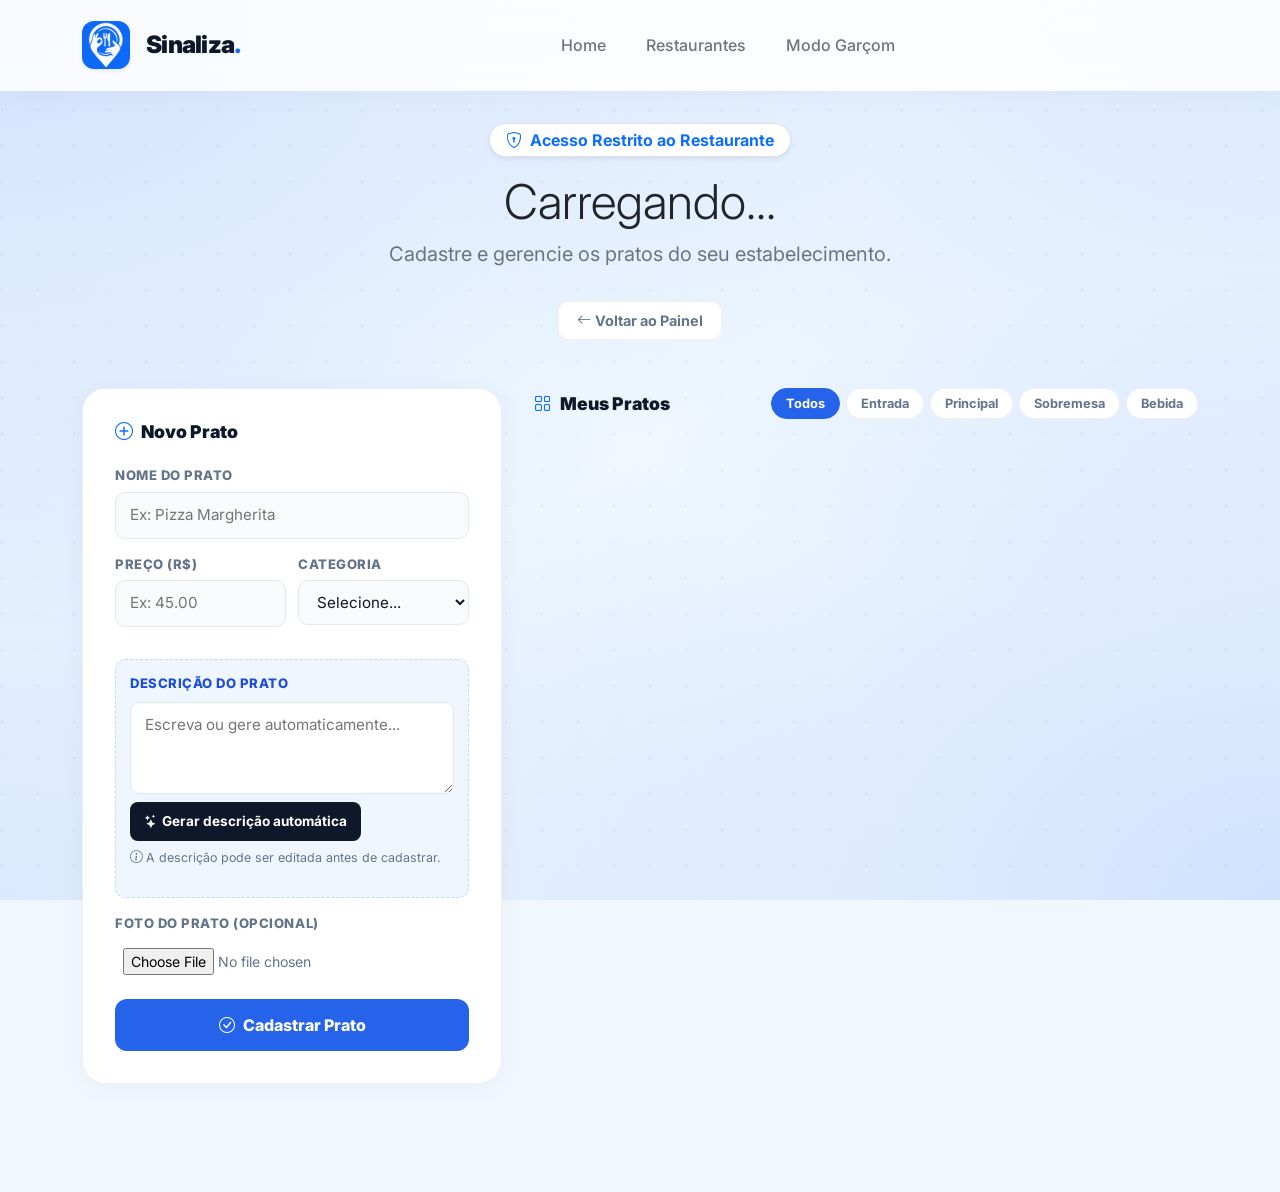
<file: codigo/public/modulos/cadastro_pratos_precos/index.html>
<!DOCTYPE html>
<html lang="pt-br">
<head>
    <meta charset="UTF-8">
    <meta name="viewport" content="width=device-width, initial-scale=1.0">
    <title>Cardápio | Sinaliza</title>
    <link href="https://cdn.jsdelivr.net/npm/bootstrap@5.3.3/dist/css/bootstrap.min.css" rel="stylesheet">
    <link rel="stylesheet" href="https://cdn.jsdelivr.net/npm/bootstrap-icons@1.11.3/font/bootstrap-icons.min.css">
    <link rel="stylesheet" href="style.css">
</head>
<body>
    <div class="bg-pattern"></div>

    <nav class="navbar navbar-expand-lg glass-nav sticky-top mb-4">
        <div class="container-xl">
            <a class="navbar-brand d-flex align-items-center gap-3" href="../../index.html">
                <img src="../../assets/images/logo_tiaw.png" alt="Logo Sinaliza" class="shadow-sm" style="width: 48px; height: 48px; border-radius: 12px; object-fit: contain;">
                <span class="brand-text">Sinaliza<span class="text-primary">.</span></span>
            </a>
            <div class="collapse navbar-collapse" id="navbarNav">
                <ul class="navbar-nav mx-auto mb-2 mb-lg-0 gap-4">
                    <li class="nav-item"><a class="nav-link fw-medium text-secondary" href="../../index.html">Home</a></li>
                    <li class="nav-item"><a class="nav-link fw-medium text-secondary" href="../lista_restaurantes/index.html">Restaurantes</a></li>
                    <li class="nav-item"><a class="nav-link fw-medium text-secondary" href="../modo_garcom/index.html">Modo Garçom</a></li>
                </ul>
            </div>
        </div>
    </nav>

    <main class="container-xl pt-2 pb-5">
        <section class="text-center mb-5">
            <div class="badge-custom bg-white border px-3 py-1 rounded-pill text-primary fw-bold mb-3 d-inline-block shadow-sm">
                <i class="bi bi-shield-lock me-1"></i> Acesso Restrito ao Restaurante
            </div>
            <h2 class="fw-black display-5 text-dark mb-2" id="tituloPagina">Carregando...</h2>
            <p class="text-secondary fs-5">Cadastre e gerencie os pratos do seu estabelecimento.</p>
            <button class="btn-voltar mt-3" onclick="window.location.href='../painel_restaurante/index.html'">
                <i class="bi bi-arrow-left me-1"></i> Voltar ao Painel
            </button>
        </section>

        <div class="layout-grid">
            <div class="form-col">
                <div class="glass-card">
                    <h3 class="section-title" id="tituloFormulario"><i class="bi bi-plus-circle me-2 text-primary"></i>Novo Prato</h3>

                    <form id="formPrato" novalidate>
                        <input type="hidden" id="pratoId">

                        <div class="field-group">
                            <label for="nomePrato">Nome do prato</label>
                            <input type="text" id="nomePrato" placeholder="Ex: Pizza Margherita">
                        </div>

                        <div class="field-row">
                            <div class="field-group">
                                <label for="precoPrato">Preço (R$)</label>
                                <input type="number" id="precoPrato" placeholder="Ex: 45.00" step="0.01" min="0">
                            </div>
                            <div class="field-group">
                                <label for="categoriaPrato">Categoria</label>
                                <select id="categoriaPrato">
                                    <option value="">Selecione...</option>
                                    <option value="Entrada">🥗 Entrada</option>
                                    <option value="Prato Principal">🍽️ Prato Principal</option>
                                    <option value="Sobremesa">🍰 Sobremesa</option>
                                    <option value="Bebida">🥤 Bebida</option>
                                </select>
                            </div>
                        </div>

                        <div class="field-group area-ia">
                            <label for="descricaoPrato">Descrição do prato</label>
                            <textarea id="descricaoPrato" rows="3" placeholder="Escreva ou gere automaticamente..."></textarea>
                            <button type="button" id="btnGerarDescricao" class="btn-ia">
                                <i class="bi bi-stars me-1"></i> Gerar descrição automática
                            </button>
                            <p class="aviso-ia"><i class="bi bi-info-circle me-1"></i>A descrição pode ser editada antes de cadastrar.</p>
                        </div>

                        <div class="field-group">
                            <label for="imagemPrato">Foto do prato (opcional)</label>
                            <input type="file" id="imagemPrato" accept="image/*" class="file-input">
                        </div>

                        <button type="submit" class="btn-submit" id="btnSubmit">
                            <i class="bi bi-check-circle me-2"></i>Cadastrar Prato
                        </button>
                        <button type="button" class="btn-submit btn-cancelar" id="btnCancelarEdicao" style="display:none;" onclick="limparCampos()">
                            <i class="bi bi-x-circle me-2"></i>Cancelar Edição
                        </button>
                    </form>

                    <div id="mensagem" class="mensagem-feedback" aria-live="polite"></div>
                </div>
            </div>

            <div class="lista-col">
                <div class="lista-header">
                    <h3 class="section-title mb-0"><i class="bi bi-grid me-2 text-primary"></i>Meus Pratos</h3>
                    <div class="filtros">
                        <button class="filtro-btn active" data-cat="Todos">Todos</button>
                        <button class="filtro-btn" data-cat="Entrada">Entrada</button>
                        <button class="filtro-btn" data-cat="Prato Principal">Principal</button>
                        <button class="filtro-btn" data-cat="Sobremesa">Sobremesa</button>
                        <button class="filtro-btn" data-cat="Bebida">Bebida</button>
                    </div>
                </div>

                <div id="listaPratos" class="pratos-grid">
                    </div>
            </div>
        </div>
    </main>

    <script src="https://cdn.jsdelivr.net/npm/bootstrap@5.3.3/dist/js/bootstrap.bundle.min.js"></script>
    <script src="script.js"></script>
</body>
</html>
</file>
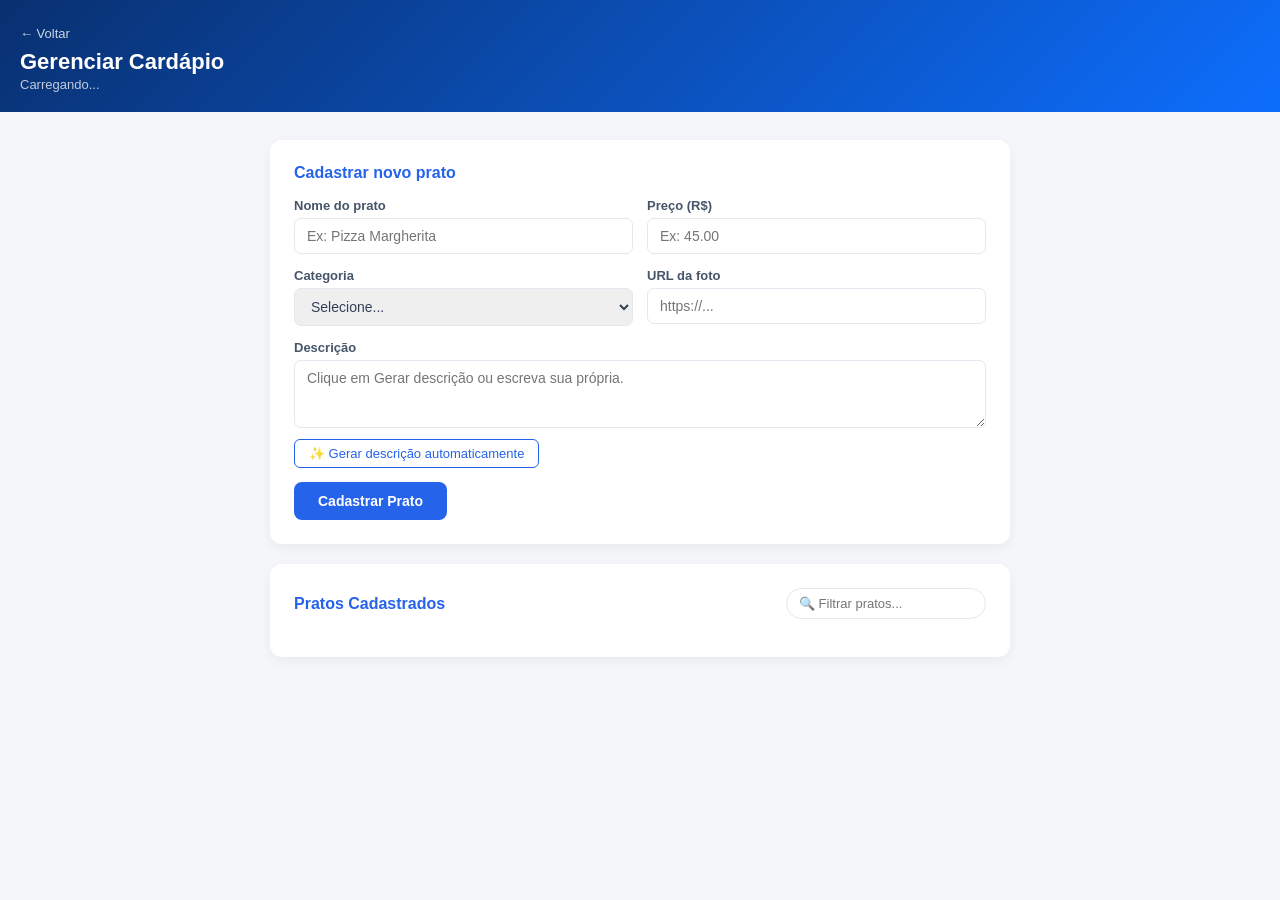
<file: codigo/public/modulos/cardapio/index.html>
<!DOCTYPE html>
<html lang="pt-BR">
<head>
    <meta charset="UTF-8">
    <meta name="viewport" content="width=device-width, initial-scale=1.0">
    <title>Cardápio | Sinaliza</title>
    <link rel="stylesheet" href="style.css">
</head>
<body>

    <header class="page-header">
        <a id="link-voltar" href="../../index.html" class="btn-voltar">← Voltar</a>
        <h1 id="titulo-pagina">Gerenciar Cardápio</h1>
        <p id="subtitulo-pagina" class="subtitulo">Carregando...</p>
    </header>

    <main class="container">

        <!-- Formulário de cadastro / edição -->
        <section class="card" id="secao-form">
            <h2 id="titulo-form" class="section-title">Cadastrar novo prato</h2>

            <!-- Campo oculto para guardar o ID no modo edição -->
            <input type="hidden" id="pratoId">

            <div class="form-grid">
                <div class="input-group">
                    <label for="nomePrato">Nome do prato</label>
                    <input type="text" id="nomePrato" placeholder="Ex: Pizza Margherita">
                </div>

                <div class="input-group">
                    <label for="precoPrato">Preço (R$)</label>
                    <input type="number" id="precoPrato" placeholder="Ex: 45.00" step="0.01" min="0">
                </div>

                <div class="input-group">
                    <label for="categoriaPrato">Categoria</label>
                    <select id="categoriaPrato">
                        <option value="">Selecione...</option>
                        <option>Entrada</option>
                        <option>Prato Principal</option>
                        <option>Massa</option>
                        <option>Hambúrguer</option>
                        <option>Combinado</option>
                        <option>Sobremesa</option>
                        <option>Bebida</option>
                        <option>Acompanhamento</option>
                    </select>
                </div>

                <div class="input-group">
                    <label for="urlFoto">URL da foto</label>
                    <input type="text" id="urlFoto" placeholder="https://...">
                </div>
            </div>

            <div class="input-group area-ia">
                <label for="descricaoPrato">Descrição</label>
                <textarea id="descricaoPrato" rows="3"
                    placeholder="Clique em Gerar descrição ou escreva sua própria."></textarea>
                <button type="button" id="btnGerarDescricao" class="btn-secundario">
                    ✨ Gerar descrição automaticamente
                </button>
            </div>

            <p id="mensagem" class="mensagem hidden"></p>

            <div class="form-actions">
                <button id="btnSalvar" class="btn-primary">Cadastrar Prato</button>
                <button id="btnCancelar" class="btn-ghost hidden">Cancelar edição</button>
            </div>
        </section>

        <!-- Lista de pratos cadastrados -->
        <section class="card">
            <div style="display:flex;justify-content:space-between;align-items:center;margin-bottom:14px;">
                <h2 class="section-title" style="margin-bottom:0;">Pratos Cadastrados</h2>
                <input type="text" id="inputBusca" placeholder="🔍 Filtrar pratos..."
                    style="padding:7px 12px;border:1px solid #e2e8f0;border-radius:20px;font-size:13px;width:200px;outline:none;">
            </div>
            <div id="listaPratos"></div>
        </section>

    </main>

    <script src="script.js"></script>
</body>
</html>
</file>
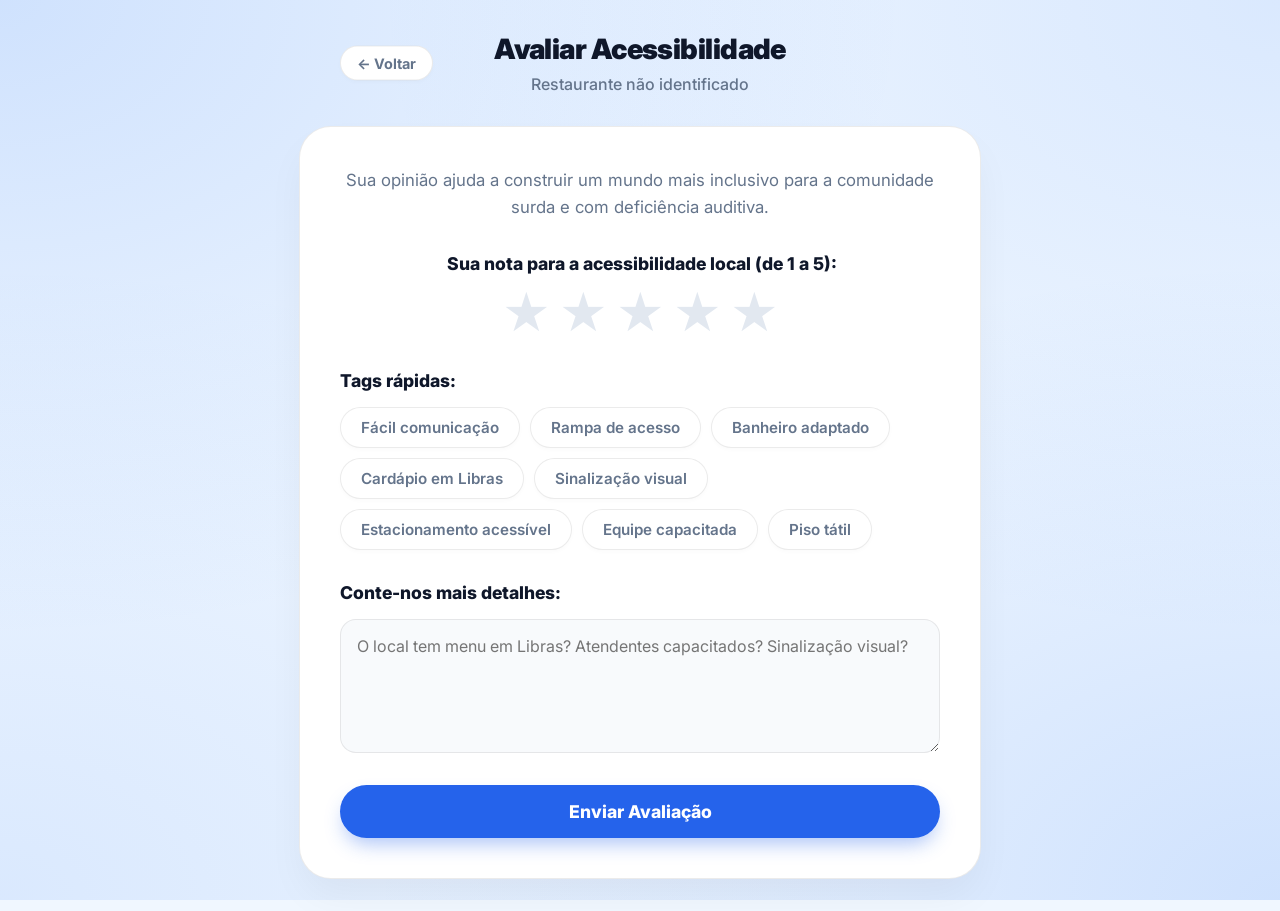
<file: codigo/public/modulos/formulario_avaliacoes/index.html>
<!DOCTYPE html>
<html lang="pt-BR">
<head>
    <meta charset="UTF-8">
    <meta name="viewport" content="width=device-width, initial-scale=1.0">
    <title>Avaliação de Acessibilidade | Sinaliza</title>
    <link rel="stylesheet" href="style.css">
</head>
<body>

    <header class="page-header">
        <a id="link-voltar" href="../../index.html" class="btn-voltar">← Voltar</a>
        <h1 id="titulo-pagina">Avaliar Acessibilidade</h1>
        <p id="subtitulo-pagina" class="subtitulo">Carregando...</p>
    </header>

    <main class="form-container">
        <p>Sua opinião ajuda a construir um mundo mais inclusivo para a comunidade surda e com deficiência auditiva.</p>

        <form id="feedbackForm">
            <fieldset class="rating-fieldset">
                <legend>Sua nota para a acessibilidade local (de 1 a 5):</legend>
                <div class="star-rating">
                    <input type="radio" id="star5" name="rating" value="5" required />
                    <label for="star5" title="Excelente - 5 estrelas">★</label>
                    <input type="radio" id="star4" name="rating" value="4" />
                    <label for="star4" title="Bom - 4 estrelas">★</label>
                    <input type="radio" id="star3" name="rating" value="3" />
                    <label for="star3" title="Regular - 3 estrelas">★</label>
                    <input type="radio" id="star2" name="rating" value="2" />
                    <label for="star2" title="Ruim - 2 estrelas">★</label>
                    <input type="radio" id="star1" name="rating" value="1" />
                    <label for="star1" title="Péssimo - 1 estrela">★</label>
                </div>
            </fieldset>

            <div class="tags-group">
                <label class="tags-label">Tags rápidas:</label>
                <div class="tags-container">
                    <button type="button" class="tag-btn" data-tag="Fácil comunicação">Fácil comunicação</button>
                    <button type="button" class="tag-btn" data-tag="Rampa de acesso">Rampa de acesso</button>
                    <button type="button" class="tag-btn" data-tag="Banheiro adaptado">Banheiro adaptado</button>
                    <button type="button" class="tag-btn" data-tag="Cardápio em Libras">Cardápio em Libras</button>
                    <button type="button" class="tag-btn" data-tag="Sinalização visual">Sinalização visual</button>
                    <button type="button" class="tag-btn" data-tag="Estacionamento acessível">Estacionamento acessível</button>
                    <button type="button" class="tag-btn" data-tag="Equipe capacitada">Equipe capacitada</button>
                    <button type="button" class="tag-btn" data-tag="Piso tátil">Piso tátil</button>
                </div>
            </div>

            <div class="input-group">
                <label for="comment">Conte-nos mais detalhes:</label>
                <textarea id="comment" name="comment" rows="5"
                    placeholder="O local tem menu em Libras? Atendentes capacitados? Sinalização visual?" required></textarea>
            </div>

            <button type="submit" id="submitBtn">Enviar Avaliação</button>
        </form>

        <div id="message" class="hidden" aria-live="polite"></div>
    </main>

    <div vw class="enabled">
        <div vw-access-button class="active"></div>
        <div vw-plugin-wrapper>
            <div class="vw-plugin-top-wrapper"></div>
        </div>
    </div>
    <script src="https://vlibras.gov.br/app/vlibras-plugin.js"></script>
    <script>
        new window.VLibras.Widget('https://vlibras.gov.br/app');
    </script>
    
    <script src="script.js"></script>
</body>
</html>
</file>
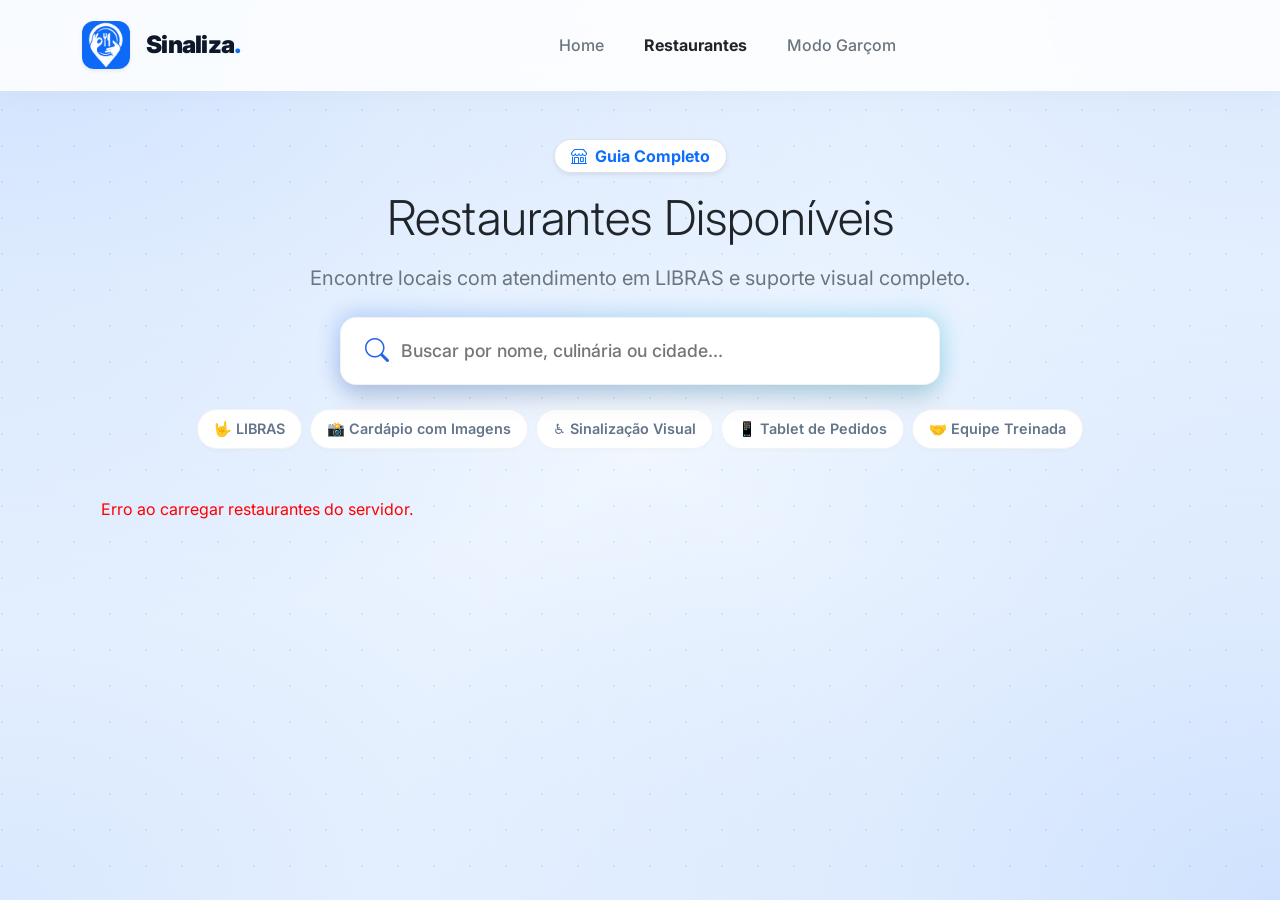
<file: codigo/public/modulos/lista_restaurantes/index.html>
<!DOCTYPE html>
<html lang="pt-br">
<head>
    <meta charset="UTF-8">
    <meta name="viewport" content="width=device-width, initial-scale=1.0">
    <title>Restaurantes Acessíveis | Sinaliza</title>
    <link href="https://cdn.jsdelivr.net/npm/bootstrap@5.3.3/dist/css/bootstrap.min.css" rel="stylesheet">
    <link rel="stylesheet" href="https://cdn.jsdelivr.net/npm/bootstrap-icons@1.11.3/font/bootstrap-icons.min.css">
    <link rel="stylesheet" href="style.css">
</head>
<body>
    <div vw class="enabled"><div vw-access-button class="active"></div><div vw-plugin-wrapper><div class="vw-plugin-top-wrapper"></div></div></div>
    
    <div class="bg-pattern"></div>
    
    <nav class="navbar navbar-expand-lg glass-nav sticky-top mb-4">
        <div class="container-xl">
            <a class="navbar-brand d-flex align-items-center gap-3" href="../../index.html">
                <img src="../../assets/images/logo_tiaw.png" alt="Logo Sinaliza" class="shadow-sm" style="width: 48px; height: 48px; border-radius: 12px; object-fit: contain;">
                <span class="brand-text">Sinaliza<span class="text-primary">.</span></span>
            </a>
            <button class="navbar-toggler border-0" type="button" data-bs-toggle="collapse" data-bs-target="#navbarNav">
                <i class="bi bi-list fs-4 text-dark"></i>
            </button>
            <div class="collapse navbar-collapse" id="navbarNav">
                <ul class="navbar-nav mx-auto mb-2 mb-lg-0 gap-4">
                    <li class="nav-item"><a class="nav-link fw-medium text-secondary" href="../../index.html">Home</a></li>
                    <li class="nav-item"><a class="nav-link active fw-bold text-dark" href="#">Restaurantes</a></li>
                    <li class="nav-item"><a class="nav-link fw-medium text-secondary" href="../modo_garcom/index.html">Modo Garçom</a></li>
                </ul>
            </div>
        </div>
    </nav>

    <main id="main-content" class="container-xl pt-4">
        <section class="text-center mb-5">
            <div class="badge-custom bg-white border px-3 py-1 rounded-pill text-primary fw-bold mb-3 d-inline-block shadow-sm">
                <i class="bi bi-shop me-1"></i> Guia Completo
            </div>
            <h2 class="fw-black display-5 text-dark mb-3">Restaurantes Disponíveis</h2>
            <p class="text-secondary fs-5 mb-4">Encontre locais com atendimento em LIBRAS e suporte visual completo.</p>
            
            <div class="search-container mb-4">
                <div class="search-glow"></div>
                <div class="search-box">
                    <i class="bi bi-search search-icon"></i>
                    <input type="text" id="inputBusca" class="search-input" placeholder="Buscar por nome, culinária ou cidade...">
                </div>
            </div>

            <div id="filtros-container" class="d-flex flex-wrap justify-content-center gap-2" aria-label="Filtros de acessibilidade">
                </div>
        </section>

        <section id="lista-restaurantes" class="restaurant-grid" aria-label="Lista de Restaurantes"></section>
    </main>

    <script src="https://cdn.jsdelivr.net/npm/bootstrap@5.3.3/dist/js/bootstrap.bundle.min.js"></script>
    <script src="script.js"></script>
    <script src="https://vlibras.gov.br/app/vlibras-plugin.js"></script>
    <script>new window.VLibras.Widget('https://vlibras.gov.br/app');</script>
</body>
</html>
</file>
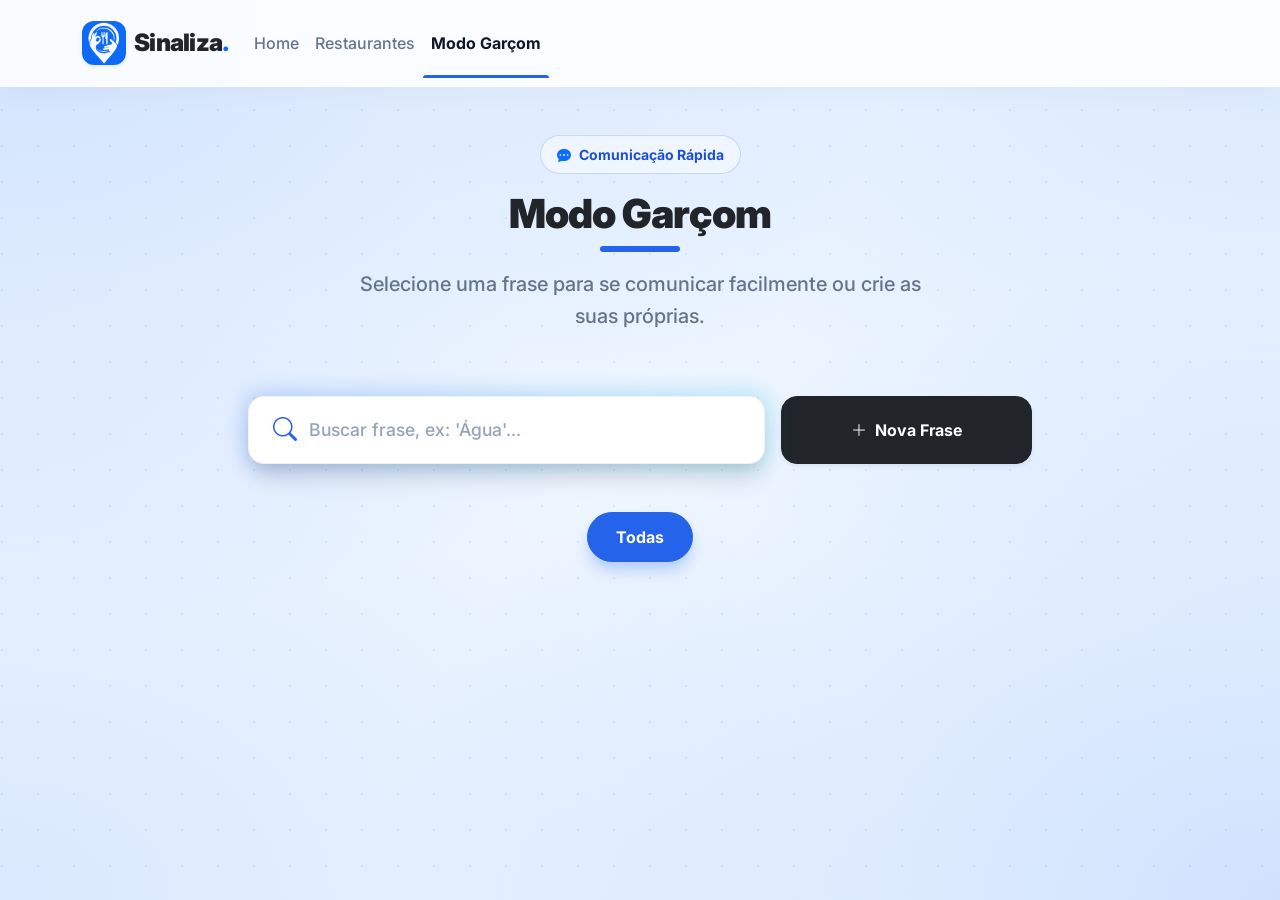
<file: codigo/public/modulos/modo_garcom/index.html>
<!DOCTYPE html>
<html lang="pt-BR">
<head>
    <meta charset="UTF-8">
    <meta name="viewport" content="width=device-width, initial-scale=1.0">
    <title>Sinaliza - Modo Garçom</title>
    <link rel="preconnect" href="https://fonts.googleapis.com">
    <link rel="preconnect" href="https://fonts.gstatic.com" crossorigin>
    <link href="https://fonts.googleapis.com/css2?family=Inter:wght@400;500;700;900&display=swap" rel="stylesheet">
    <link href="https://cdn.jsdelivr.net/npm/bootstrap@5.3.3/dist/css/bootstrap.min.css" rel="stylesheet">
    <link rel="stylesheet" href="https://cdn.jsdelivr.net/npm/bootstrap-icons@1.11.3/font/bootstrap-icons.min.css">
    <link rel="stylesheet" href="style.css">
</head>
<body>
    <div class="bg-pattern"></div>
    
    <nav class="navbar navbar-expand-lg glass-nav sticky-top mb-4">
        <div class="container">
            <a class="navbar-brand d-flex align-items-center gap-2" href="../../index.html">
                <img src="../../assets/images/logo_tiaw.png" alt="Logo Sinaliza" class="shadow-sm" style="width: 44px; height: 44px; border-radius: 12px; object-fit: contain;">
                <span class="brand-text text-dark">Sinaliza<span class="text-primary">.</span></span>
            </a>
            <button class="navbar-toggler border-0" type="button" data-bs-toggle="collapse" data-bs-target="#navbarNav">
                <span class="navbar-toggler-icon"></span>
            </button>
            <div class="collapse navbar-collapse" id="navbarNav">
                <ul class="navbar-nav me-auto mb-2 mb-lg-0">
                    <li class="nav-item"><a class="nav-link" href="../../index.html">Home</a></li>
                    <li class="nav-item"><a class="nav-link" href="../lista_restaurantes/index.html">Restaurantes</a></li>
                    <li class="nav-item"><a class="nav-link active fw-bold" href="#">Modo Garçom</a></li>
                </ul>
            </div>
        </div>
    </nav>

    <div class="container py-4 position-relative z-1">
        <header class="mb-5 text-center d-flex flex-column align-items-center">
            <div class="badge-custom mb-3">
                <i class="bi bi-chat-dots-fill text-primary"></i> Comunicação Rápida
            </div>
            <h1 class="section-title text-dark">Modo Garçom</h1>
            <div class="title-underline"></div>
            <p class="hero-subtitle">Selecione uma frase para se comunicar facilmente ou crie as suas próprias.</p>
        </header>

        <div class="row g-3 justify-content-center mb-5 mx-auto" style="max-width: 800px;">
            <div class="col-12 col-md-8">
                <div class="search-container w-100 h-100">
                    <div class="search-glow"></div>
                    <div class="search-box h-100">
                        <i class="bi bi-search search-icon"></i>
                        <input type="text" id="inputPesquisa" class="search-input" placeholder="Buscar frase, ex: 'Água'...">
                    </div>
                </div>
            </div>
            <div class="col-12 col-md-4">
                <button class="btn btn-dark rounded-4 w-100 h-100 fw-bold shadow-sm d-flex align-items-center justify-content-center gap-2" data-bs-toggle="modal" data-bs-target="#modalFrase" style="min-height: 56px;">
                    <i class="bi bi-plus-lg"></i> Nova Frase
                </button>
            </div>
        </div>

        <div class="mb-5 d-flex gap-3 flex-wrap justify-content-center pb-3" id="containerCategorias">
            <button class="btn btn-primary rounded-pill px-4 fw-medium text-nowrap flex-shrink-0 btn-categoria shadow-sm border-0" data-categoria="Todas">Todas</button>
        </div>

        <div class="row g-4" id="gridFrases"></div>
    </div>

    <div id="overlayTelaCheia" class="overlay-inativo">
        <button id="btnFecharOverlay" aria-label="Fechar tela cheia"><i class="bi bi-x-lg"></i></button>
        <div class="text-center p-4 content-overlay">
            <div id="overlayIcone" class="icone-overlay"></div>
            <h1 id="overlayTexto" class="texto-overlay"></h1>
        </div>
    </div>

    <div class="modal fade" id="modalFrase" tabindex="-1" aria-labelledby="modalFraseLabel" aria-hidden="true">
        <div class="modal-dialog modal-dialog-centered">
            <div class="modal-content rounded-4 border-0 shadow-lg">
                <div class="modal-header border-0 pb-0">
                    <h5 class="modal-title fw-bold" id="modalFraseLabel">Adicionar Nova Frase</h5>
                    <button type="button" class="btn-close" data-bs-dismiss="modal" aria-label="Close"></button>
                </div>
                <form id="formFrase">
                    <div class="modal-body">
                        <input type="hidden" id="fraseId">
                        
                        <div class="mb-3">
                            <label class="form-label fw-medium">Ícone (Emoji)</label>
                            <input type="text" class="form-control rounded-3 form-control-lg" id="fraseIcone" placeholder="Ex: 🥩" maxlength="2" required>
                        </div>
                        <div class="mb-3">
                            <label class="form-label fw-medium">Texto da Frase</label>
                            <textarea class="form-control rounded-3" id="fraseTexto" rows="3" placeholder="Ex: Gostaria da minha carne mal passada" required></textarea>
                        </div>
                    </div>
                    <div class="modal-footer border-0 pt-0">
                        <button type="button" class="btn btn-light rounded-pill px-4 fw-bold" data-bs-dismiss="modal">Cancelar</button>
                        <button type="submit" class="btn btn-primary rounded-pill px-4 fw-bold">Salvar Frase</button>
                    </div>
                </form>
            </div>
        </div>
    </div>
    <div vw class="enabled">
        <div vw-access-button class="active"></div>
        <div vw-plugin-wrapper>
            <div class="vw-plugin-top-wrapper"></div>
        </div>
    </div>
    <script src="https://vlibras.gov.br/app/vlibras-plugin.js"></script>
    <script>
        new window.VLibras.Widget('https://vlibras.gov.br/app');
    </script>
    <script src="https://cdn.jsdelivr.net/npm/bootstrap@5.3.3/dist/js/bootstrap.bundle.min.js"></script>
    <script src="script.js"></script>
</body>
</html>
</file>
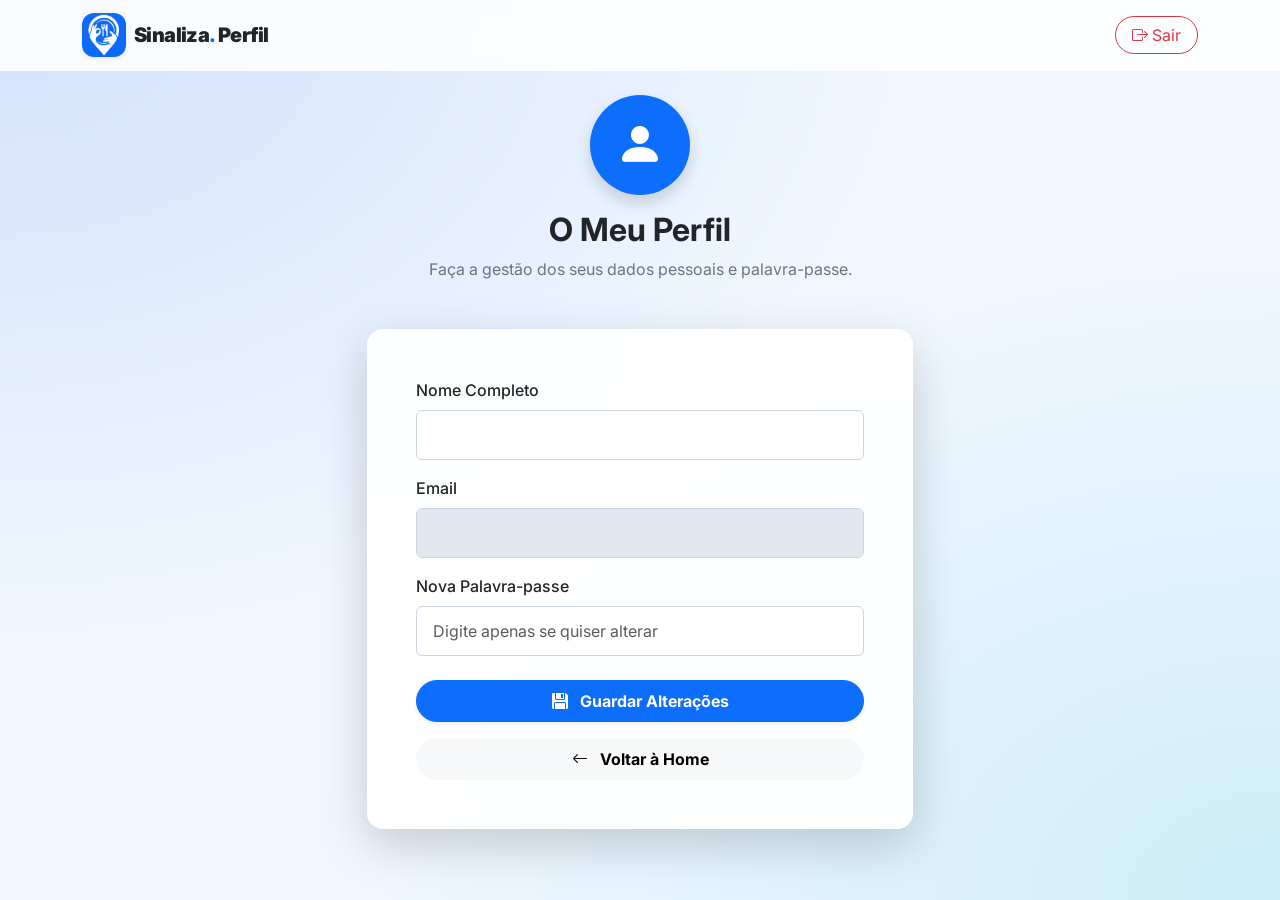
<file: codigo/public/modulos/painel_cliente/index.html>
<!DOCTYPE html>
<html lang="pt-BR">
<head>
    <meta charset="UTF-8">
    <meta name="viewport" content="width=device-width, initial-scale=1.0">
    <title>Sinaliza - O Meu Perfil</title>
    <link href="https://fonts.googleapis.com/css2?family=Inter:wght@400;500;700;900&display=swap" rel="stylesheet">
    <link href="https://cdn.jsdelivr.net/npm/bootstrap@5.3.3/dist/css/bootstrap.min.css" rel="stylesheet">
    <link rel="stylesheet" href="https://cdn.jsdelivr.net/npm/bootstrap-icons@1.11.3/font/bootstrap-icons.min.css">
    <link rel="stylesheet" href="style.css">
</head>
<body class="bg-pattern min-vh-100 d-flex flex-column">

    <nav class="navbar navbar-expand-lg glass-nav sticky-top mb-4">
        <div class="container">
            <a class="navbar-brand d-flex align-items-center gap-2" href="../../index.html">
                <img src="../../assets/images/logo_tiaw.png" alt="Logo Sinaliza" class="shadow-sm" style="width: 44px; height: 44px; border-radius: 12px; object-fit: contain;">
                <span class="brand-text text-dark">Sinaliza<span class="text-primary">.</span> Perfil</span>
            </a>
            <div class="d-flex align-items-center gap-3">
                <button class="btn btn-outline-danger rounded-pill px-3" onclick="fazerLogout()">
                    <i class="bi bi-box-arrow-right"></i> Sair
                </button>
            </div>
        </div>
    </nav>

    <div class="container flex-grow-1 pb-5">
        <div class="row justify-content-center">
            <div class="col-12 col-md-8 col-lg-6">
                
                <header class="text-center mb-5">
                    <div class="avatar-circle bg-primary text-white mx-auto mb-3 shadow">
                        <i class="bi bi-person-fill" style="font-size: 3rem;"></i>
                    </div>
                    <h2 class="fw-bold" id="tituloNome">O Meu Perfil</h2>
                    <p class="text-secondary">Faça a gestão dos seus dados pessoais e palavra-passe.</p>
                </header>

                <div class="card glass-card border-0 shadow-lg rounded-4 overflow-hidden">
                    <div class="card-body p-4 p-md-5">
                        <form id="formCliente">
                            <div class="mb-3">
                                <label class="form-label fw-medium">Nome Completo</label>
                                <input type="text" class="form-control" id="clienteNome" required>
                            </div>
                            <div class="mb-3">
                                <label class="form-label fw-medium">Email</label>
                                <input type="email" class="form-control" id="clienteEmail" required readonly title="O email não pode ser alterado">
                            </div>
                            <div class="mb-4">
                                <label class="form-label fw-medium">Nova Palavra-passe</label>
                                <input type="password" class="form-control" id="clienteSenha" placeholder="Digite apenas se quiser alterar">
                            </div>

                            <div class="d-grid gap-2">
                                <button type="submit" class="btn btn-primary rounded-pill fw-bold py-2 shadow-sm">
                                    <i class="bi bi-floppy-fill me-2"></i> Guardar Alterações
                                </button>
                                <a href="../../index.html" class="btn btn-light rounded-pill fw-bold py-2 mt-2">
                                    <i class="bi bi-arrow-left me-2"></i> Voltar à Home
                                </a>
                            </div>
                        </form>
                    </div>
                </div>

            </div>
        </div>
    </div>

    <div vw class="enabled">
        <div vw-access-button class="active"></div>
        <div vw-plugin-wrapper>
            <div class="vw-plugin-top-wrapper"></div>
        </div>
    </div>
    <script src="https://vlibras.gov.br/app/vlibras-plugin.js"></script>
    <script>
        new window.VLibras.Widget('https://vlibras.gov.br/app');
    </script>
    
    <script src="script.js"></script>
</body>
</html>
</file>
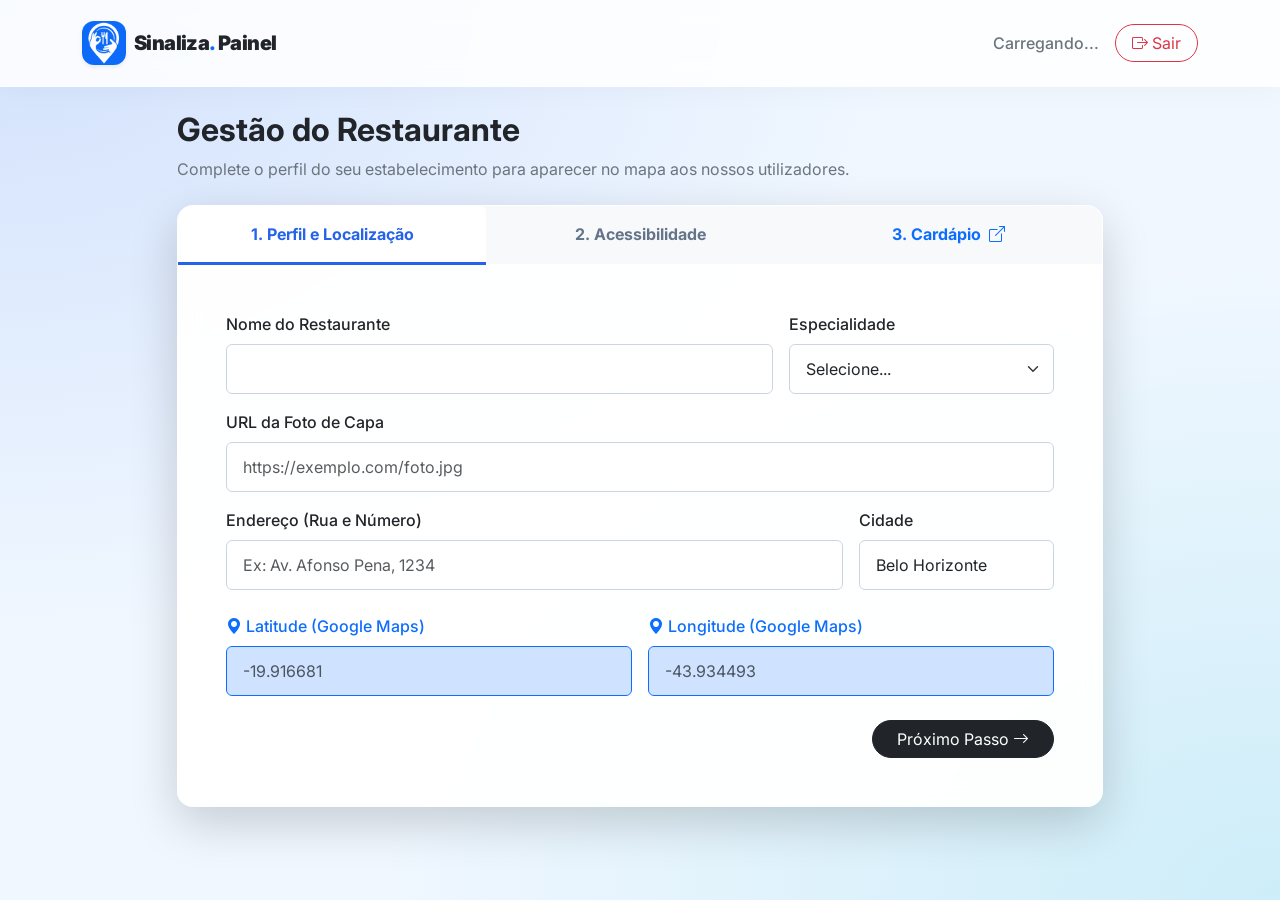
<file: codigo/public/modulos/painel_restaurante/index.html>
<!DOCTYPE html>
<html lang="pt-BR">
<head>
    <meta charset="UTF-8">
    <meta name="viewport" content="width=device-width, initial-scale=1.0">
    <title>Sinaliza - Painel do Restaurante</title>
    <link href="https://fonts.googleapis.com/css2?family=Inter:wght@400;500;700;900&display=swap" rel="stylesheet">
    <link href="https://cdn.jsdelivr.net/npm/bootstrap@5.3.3/dist/css/bootstrap.min.css" rel="stylesheet">
    <link rel="stylesheet" href="https://cdn.jsdelivr.net/npm/bootstrap-icons@1.11.3/font/bootstrap-icons.min.css">
    <link rel="stylesheet" href="style.css">
</head>
<body class="bg-pattern min-vh-100 d-flex flex-column">

    <nav class="navbar navbar-expand-lg glass-nav sticky-top mb-4">
        <div class="container">
            <a class="navbar-brand d-flex align-items-center gap-2" href="../../index.html">
                <img src="../../assets/images/logo_tiaw.png" alt="Logo Sinaliza" class="shadow-sm" style="width: 44px; height: 44px; border-radius: 12px; object-fit: contain;">
                <span class="brand-text text-dark">Sinaliza<span class="text-primary">.</span> Painel</span>
            </a>
            <div class="d-flex align-items-center gap-3">
                <span class="fw-medium text-secondary d-none d-md-block" id="nomeUsuarioLogado">Carregando...</span>
                <button class="btn btn-outline-danger rounded-pill px-3" onclick="fazerLogout()">
                    <i class="bi bi-box-arrow-right"></i> Sair
                </button>
            </div>
        </div>
    </nav>

    <div class="container flex-grow-1 pb-5">
        <div class="row justify-content-center">
            <div class="col-12 col-lg-10">
                
                <header class="mb-4">
                    <h2 class="fw-bold">Gestão do Restaurante</h2>
                    <p class="text-secondary">Complete o perfil do seu estabelecimento para aparecer no mapa aos nossos utilizadores.</p>
                </header>

                <div class="card glass-card border-0 shadow-lg rounded-4 overflow-hidden">
                    
                    <ul class="nav nav-tabs nav-justified border-0 bg-light" id="painelTabs" role="tablist">
                        <li class="nav-item" role="presentation">
                            <button class="nav-link active fw-bold py-3 border-0" data-bs-toggle="tab" data-bs-target="#perfil-pane" type="button">1. Perfil e Localização</button>
                        </li>
                        <li class="nav-item" role="presentation">
                            <button class="nav-link fw-bold py-3 border-0" data-bs-toggle="tab" data-bs-target="#acesso-pane" type="button">2. Acessibilidade</button>
                        </li>
                        <li class="nav-item" role="presentation">
                            <button id="btnTabCardapio" class="nav-link fw-bold py-3 border-0 text-primary" type="button">3. Cardápio <i class="bi bi-box-arrow-up-right ms-1"></i></button>
                        </li>
                    </ul>

                    <div class="card-body p-4 p-md-5">
                        <form id="formRestaurante" novalidate>
                            <input type="hidden" id="restauranteId"> <div class="tab-content">
                                <div class="tab-pane fade show active" id="perfil-pane" role="tabpanel">
                                    <div class="row g-3">
                                        <div class="col-md-8">
                                            <label class="form-label fw-medium">Nome do Restaurante</label>
                                            <input type="text" class="form-control" id="nomeRest" required>
                                        </div>
                                        <div class="col-md-4">
                                            <label class="form-label fw-medium">Especialidade</label>
                                            <select class="form-select" id="especialidadeRest" required>
                                                <option value="">Selecione...</option>
                                                <option value="Brasileira">Brasileira</option>
                                                <option value="Japonesa">Japonesa</option>
                                                <option value="Italiana">Italiana</option>
                                                <option value="Vegana">Vegana</option>
                                                <option value="Lanches">Lanches / Fast Food</option>
                                            </select>
                                        </div>
                                        <div class="col-12">
                                            <label class="form-label fw-medium">URL da Foto de Capa</label>
                                            <input type="url" class="form-control" id="fotoRest" placeholder="https://exemplo.com/foto.jpg">
                                        </div>
                                        <div class="col-md-9">
                                            <label class="form-label fw-medium">Endereço (Rua e Número)</label>
                                            <input type="text" class="form-control" id="enderecoRest" placeholder="Ex: Av. Afonso Pena, 1234" required>
                                        </div>
                                        <div class="col-md-3">
                                            <label class="form-label fw-medium">Cidade</label>
                                            <input type="text" class="form-control" id="cidadeRest" value="Belo Horizonte" required>
                                        </div>
                                        
                                        <div class="col-md-6 mt-4">
                                            <label class="form-label fw-medium text-primary"><i class="bi bi-geo-alt-fill"></i> Latitude (Google Maps)</label>
                                            <input type="text" class="form-control bg-primary-subtle border-primary" id="latRest" placeholder="-19.916681" required>
                                        </div>
                                        <div class="col-md-6 mt-4">
                                            <label class="form-label fw-medium text-primary"><i class="bi bi-geo-alt-fill"></i> Longitude (Google Maps)</label>
                                            <input type="text" class="form-control bg-primary-subtle border-primary" id="lngRest" placeholder="-43.934493" required>
                                        </div>
                                    </div>
                                    <div class="text-end mt-4">
                                        <button type="button" class="btn btn-dark rounded-pill px-4" onclick="document.querySelector('[data-bs-target=\'#acesso-pane\']').click()">Próximo Passo <i class="bi bi-arrow-right"></i></button>
                                    </div>
                                </div>

                                <div class="tab-pane fade" id="acesso-pane" role="tabpanel">
                                    <div class="alert alert-info border-0 rounded-4 mb-4">
                                        <i class="bi bi-info-circle-fill me-2"></i> Marque com honestidade as facilidades que o seu espaço oferece hoje.
                                    </div>

                                    <div class="row g-4">
                                        <div class="col-md-6">
                                            <div class="form-check form-switch fs-5">
                                                <input class="form-check-input" type="checkbox" id="chkLibras">
                                                <label class="form-check-label fw-medium ms-2" for="chkLibras">Atendimento em LIBRAS</label>
                                            </div>
                                        </div>
                                        <div class="col-md-6">
                                            <div class="form-check form-switch fs-5">
                                                <input class="form-check-input" type="checkbox" id="chkBraille">
                                                <label class="form-check-label fw-medium ms-2" for="chkBraille">Cardápio em Braille</label>
                                            </div>
                                        </div>
                                        <div class="col-md-6">
                                            <div class="form-check form-switch fs-5">
                                                <input class="form-check-input" type="checkbox" id="chkRampa">
                                                <label class="form-check-label fw-medium ms-2" for="chkRampa">Rampa de Acesso / Térreo</label>
                                            </div>
                                        </div>
                                        <div class="col-md-6">
                                            <div class="form-check form-switch fs-5">
                                                <input class="form-check-input" type="checkbox" id="chkVisual">
                                                <label class="form-check-label fw-medium ms-2" for="chkVisual">Sinalização Visual Clara</label>
                                            </div>
                                        </div>
                                    </div>

                                    <hr class="my-5">
                                    <div class="d-flex justify-content-between align-items-center flex-wrap gap-3">
                                        <button type="button" class="btn btn-light rounded-pill px-4" onclick="document.querySelector('[data-bs-target=\'#perfil-pane\']').click()"><i class="bi bi-arrow-left"></i> Voltar</button>
                                        <div class="d-flex gap-2">
                                            <button type="button" id="btnVerPagina" class="btn btn-outline-dark rounded-pill px-4 fw-bold py-2 shadow-sm"><i class="bi bi-eye-fill me-2"></i> Ver Página Pública</button>
                                            <button type="submit" class="btn btn-primary rounded-pill px-5 fw-bold py-2 shadow"><i class="bi bi-floppy-fill me-2"></i> Guardar Perfil</button>
                                        </div>
                                    </div>
                                </div>
                            </div>
                        </form>
                    </div>
                </div>
            </div>
        </div>
    </div>

    <script src="https://cdn.jsdelivr.net/npm/bootstrap@5.3.3/dist/js/bootstrap.bundle.min.js"></script>
    <script src="script.js"></script>
</body>
</html>
</file>
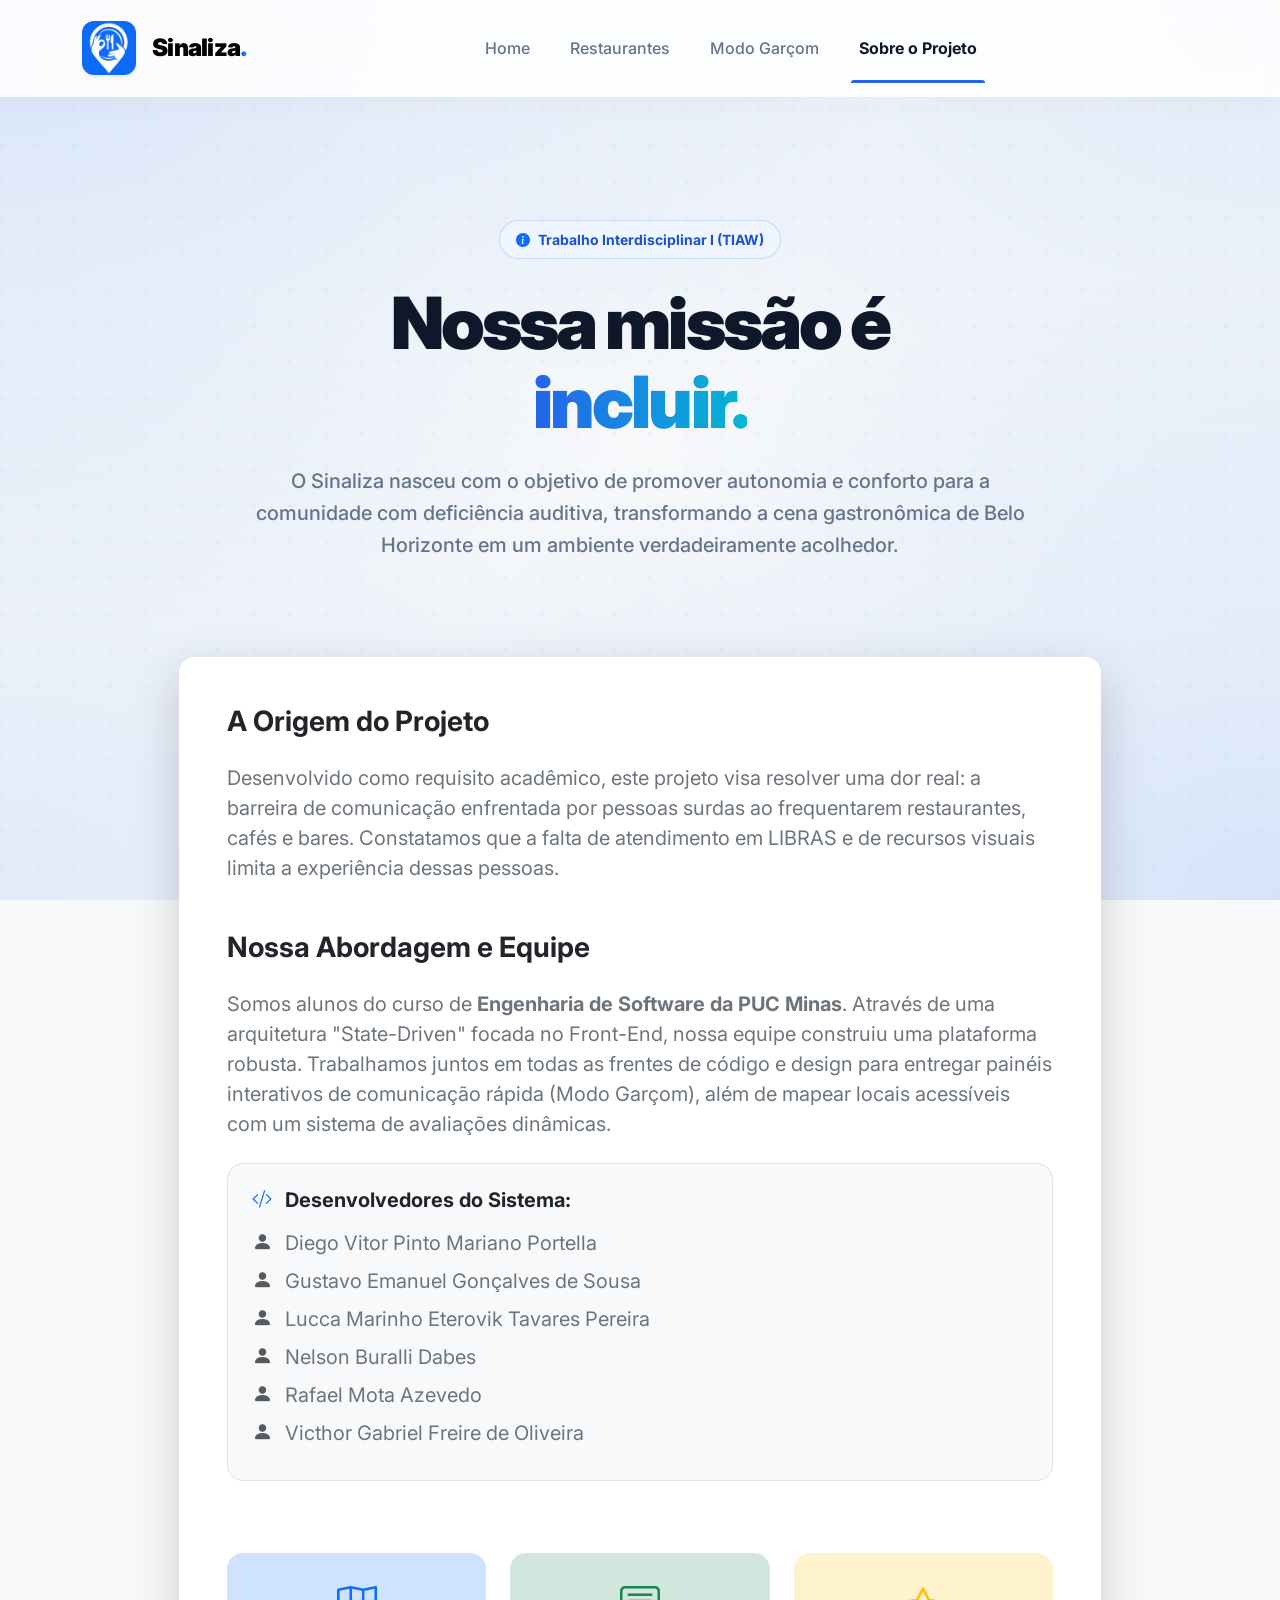
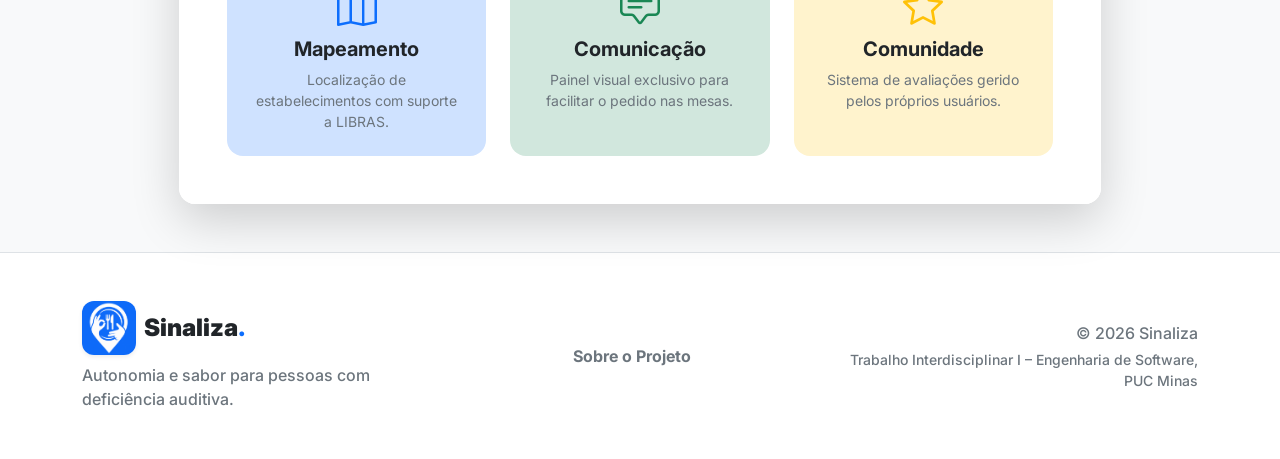
<file: codigo/public/about.html>
<!DOCTYPE html>
<html lang="pt-BR">
<head>
    <meta charset="UTF-8">
    <meta name="viewport" content="width=device-width, initial-scale=1.0">
    <title>Sinaliza - Sobre o Projeto</title>
    <link rel="preconnect" href="https://fonts.googleapis.com">
    <link rel="preconnect" href="https://fonts.gstatic.com" crossorigin>
    <link href="https://fonts.googleapis.com/css2?family=Inter:wght@400;500;600;700;800;900&display=swap" rel="stylesheet">
    <link href="https://cdn.jsdelivr.net/npm/bootstrap@5.3.3/dist/css/bootstrap.min.css" rel="stylesheet">
    <link rel="stylesheet" href="https://cdn.jsdelivr.net/npm/bootstrap-icons@1.11.3/font/bootstrap-icons.min.css">
    <link rel="stylesheet" href="home.css">
</head>
<body class="bg-body-tertiary font-sans">
    
    <div class="bg-pattern"></div>

    <nav class="navbar navbar-expand-lg fixed-top glass-nav">
        <div class="container-xl">
            <a class="navbar-brand d-flex align-items-center gap-3" href="index.html">
                <img src="./assets/images/logo_tiaw.png" alt="Logo Sinaliza" class="shadow-sm" style="width: 54px; height: 54px; border-radius: 12px; object-fit: contain;">
                <span class="brand-text">Sinaliza<span class="text-primary">.</span></span>
            </a>
            
            <button class="navbar-toggler border-0 bg-light p-2 rounded-3" type="button" data-bs-toggle="collapse" data-bs-target="#navbarNav">
                <i class="bi bi-list fs-4"></i>
            </button>
            
            <div class="collapse navbar-collapse" id="navbarNav">
                <ul class="navbar-nav mx-auto mb-2 mb-lg-0 gap-4">
                    <li class="nav-item">
                        <a class="nav-link fw-medium" href="index.html">Home</a>
                    </li>
                    <li class="nav-item">
                        <a class="nav-link fw-medium" href="./modulos/lista_restaurantes/index.html">Restaurantes</a>
                    </li>
                    <li class="nav-item">
                        <a class="nav-link fw-medium" href="./modulos/modo_garcom/index.html">Modo Garçom</a>
                    </li>
                    <li class="nav-item">
                        <a class="nav-link active fw-bold position-relative" href="about.html">Sobre o Projeto</a>
                    </li>
                </ul>
            </div>
        </div>
    </nav>

    <header class="hero-section position-relative pb-5" style="margin-top: 80px;">
        <div class="container-xl text-center z-2 position-relative">
            <div class="badge-custom mb-4 mx-auto">
                <i class="bi bi-info-circle-fill text-primary"></i> Trabalho Interdisciplinar I (TIAW)
            </div>
            
            <h1 class="hero-title mb-4">
                Nossa missão é <br>
                <span class="text-gradient">incluir.</span>
            </h1>
            
            <p class="hero-subtitle mb-5 mx-auto" style="max-width: 800px;">
                O Sinaliza nasceu com o objetivo de promover autonomia e conforto para a comunidade com deficiência auditiva, transformando a cena gastronômica de Belo Horizonte em um ambiente verdadeiramente acolhedor.
            </p>
        </div>
    </header>

    <main class="flex-grow-1 position-relative z-1 mb-5">
        <div class="container-xl">
            <div class="row g-5 align-items-center justify-content-center">
                <div class="col-lg-10">
                    <div class="card border-0 shadow-lg rounded-4 overflow-hidden">
                        <div class="card-body p-5 bg-white">
                            <h3 class="fw-bold mb-4">A Origem do Projeto</h3>
                            <p class="text-secondary fs-5 mb-4">
                                Desenvolvido como requisito acadêmico, este projeto visa resolver uma dor real: a barreira de comunicação enfrentada por pessoas surdas ao frequentarem restaurantes, cafés e bares. Constatamos que a falta de atendimento em LIBRAS e de recursos visuais limita a experiência dessas pessoas.
                            </p>
                            
                            <h3 class="fw-bold mb-4 mt-5">Nossa Abordagem e Equipe</h3>
                            <p class="text-secondary fs-5 mb-4">
                                Somos alunos do curso de <strong>Engenharia de Software da PUC Minas</strong>. Através de uma arquitetura "State-Driven" focada no Front-End, nossa equipe construiu uma plataforma robusta. Trabalhamos juntos em todas as frentes de código e design para entregar painéis interativos de comunicação rápida (Modo Garçom), além de mapear locais acessíveis com um sistema de avaliações dinâmicas.
                            </p>

                            <div class="mb-5 mt-4 p-4 bg-light rounded-4 border">
                                <h5 class="fw-bold mb-3 text-dark"><i class="bi bi-code-slash text-primary me-2"></i> Desenvolvedores do Sistema:</h5>
                                <ul class="text-secondary fs-5 mb-0 list-unstyled" style="column-count: 1;">
                                    <li class="mb-2"><i class="bi bi-person-fill text-muted me-2"></i> Diego Vitor Pinto Mariano Portella</li>
                                    <li class="mb-2"><i class="bi bi-person-fill text-muted me-2"></i> Gustavo Emanuel Gonçalves de Sousa</li>
                                    <li class="mb-2"><i class="bi bi-person-fill text-muted me-2"></i> Lucca Marinho Eterovik Tavares Pereira</li>
                                    <li class="mb-2"><i class="bi bi-person-fill text-muted me-2"></i> Nelson Buralli Dabes</li>
                                    <li class="mb-2"><i class="bi bi-person-fill text-muted me-2"></i> Rafael Mota Azevedo</li>
                                    <li class="mb-2"><i class="bi bi-person-fill text-muted me-2"></i> Victhor Gabriel Freire de Oliveira</li>
                                </ul>
                            </div>
                            
                            <div class="row g-4 mt-2">
                                <div class="col-md-4 text-center">
                                    <div class="p-4 bg-primary-subtle rounded-4 h-100">
                                        <i class="bi bi-map text-primary fs-1 mb-3"></i>
                                        <h5 class="fw-bold">Mapeamento</h5>
                                        <p class="text-secondary small mb-0">Localização de estabelecimentos com suporte a LIBRAS.</p>
                                    </div>
                                </div>
                                <div class="col-md-4 text-center">
                                    <div class="p-4 bg-success-subtle rounded-4 h-100">
                                        <i class="bi bi-chat-square-text text-success fs-1 mb-3"></i>
                                        <h5 class="fw-bold">Comunicação</h5>
                                        <p class="text-secondary small mb-0">Painel visual exclusivo para facilitar o pedido nas mesas.</p>
                                    </div>
                                </div>
                                <div class="col-md-4 text-center">
                                    <div class="p-4 bg-warning-subtle rounded-4 h-100">
                                        <i class="bi bi-star text-warning fs-1 mb-3"></i>
                                        <h5 class="fw-bold">Comunidade</h5>
                                        <p class="text-secondary small mb-0">Sistema de avaliações gerido pelos próprios usuários.</p>
                                    </div>
                                </div>
                            </div>
                        </div>
                    </div>
                </div>
            </div>
        </div>
    </main>

    <footer class="footer-custom bg-white border-top mt-5">
        <div class="container-xl py-5">
            <div class="row align-items-center gy-4">
                <div class="col-md-4 text-center text-md-start">
                    <a class="navbar-brand d-inline-flex align-items-center gap-2 mb-2 text-decoration-none" href="index.html">
                        <img src="./assets/images/logo_tiaw.png" alt="Logo Sinaliza" class="shadow-sm" style="width: 54px; height: 54px; border-radius: 12px; object-fit: contain;">
                        <span class="fs-4 fw-black text-dark">Sinaliza<span class="text-primary">.</span></span>
                    </a>
                    <p class="text-secondary fw-medium mb-0">Autonomia e sabor para pessoas com deficiência auditiva.</p>
                </div>
                
                <div class="col-md-4 text-center">
                    <div class="d-flex gap-3 justify-content-center">
                        <a href="about.html" class="text-secondary text-decoration-none fw-bold me-3">Sobre o Projeto</a>
                    </div>
                </div>
                
                <div class="col-md-4 text-center text-md-end text-secondary fw-medium">
                    <p class="mb-1">&copy; 2026 Sinaliza</p>
                    <p class="mb-0 small">Trabalho Interdisciplinar I – Engenharia de Software, PUC Minas</p>
                </div>
            </div>
        </div>
    </footer>

    <script src="https://cdn.jsdelivr.net/npm/bootstrap@5.3.3/dist/js/bootstrap.bundle.min.js"></script>
    
    <div vw class="enabled">
        <div vw-access-button class="active"></div>
        <div vw-plugin-wrapper>
            <div class="vw-plugin-top-wrapper"></div>
        </div>
    </div>
    <script src="https://vlibras.gov.br/app/vlibras-plugin.js"></script>
    <script>
        new window.VLibras.Widget('https://vlibras.gov.br/app');
    </script>
    </body>
</html>
</file>
<file: codigo/public/modulos/cadastro_pratos_precos/style.css>
@import url('https://fonts.googleapis.com/css2?family=Inter:wght@400;500;700;900&display=swap');

:root {
    --primary: #2563eb;
    --primary-dark: #1d4ed8;
    --primary-light: #eff6ff;
    --secondary: #64748b;
    --dark: #0f172a;
    --light: #f8fafc;
    --border: rgba(0,0,0,0.06);
    --font-sans: 'Inter', system-ui, -apple-system, sans-serif;
    --radius-card: 1.5rem;
    --radius-input: 10px;
}

* { margin: 0; padding: 0; box-sizing: border-box; }

body {
    font-family: var(--font-sans);
    color: var(--dark);
    -webkit-font-smoothing: antialiased;
    padding-bottom: 60px;
    background-color: #f0f7ff;
    background-image:
        radial-gradient(at 0% 0%, rgba(59,130,246,0.18) 0px, transparent 50%),
        radial-gradient(at 100% 0%, rgba(59,130,246,0.12) 0px, transparent 50%),
        radial-gradient(at 100% 100%, rgba(59,130,246,0.18) 0px, transparent 50%),
        radial-gradient(at 0% 100%, rgba(59,130,246,0.12) 0px, transparent 50%);
    background-attachment: fixed;
}

.bg-pattern {
    position: fixed; top: 0; left: 0; right: 0; bottom: 0;
    pointer-events: none; z-index: -1; opacity: 0.10;
    background-image: radial-gradient(circle at 2px 2px, #3b82f6 1.5px, transparent 0);
    background-size: 36px 36px;
}

/* ── Nav ── */
.glass-nav {
    background: rgba(255,255,255,0.85);
    backdrop-filter: blur(12px);
    border-bottom: 1px solid rgba(255,255,255,0.3);
    box-shadow: 0 4px 30px rgba(0,0,0,0.03);
    padding: 1rem 0;
}
.brand-text { font-weight: 900; font-size: 1.5rem; letter-spacing: -0.03em; color: var(--dark); text-decoration: none; }

/* ── Voltar ── */
.btn-voltar {
    display: inline-flex; align-items: center;
    background: white; border: 1px solid var(--border);
    border-radius: 10px; padding: 8px 18px;
    font-size: 0.9rem; font-weight: 700; color: var(--secondary);
    cursor: pointer; transition: all 0.25s;
    text-decoration: none;
}
.btn-voltar:hover { background: var(--dark); color: white; border-color: var(--dark); }

/* ── Layout ── */
.layout-grid {
    display: grid;
    grid-template-columns: 420px 1fr;
    gap: 2rem;
    align-items: start;
}

@media (max-width: 900px) {
    .layout-grid { grid-template-columns: 1fr; }
}

/* ── Glass card (formulário) ── */
.glass-card {
    background: white;
    border-radius: var(--radius-card);
    border: 1px solid var(--border);
    padding: 2rem;
    box-shadow: 0 4px 24px rgba(0,0,0,0.04);
}

.section-title {
    font-size: 1.1rem;
    font-weight: 900;
    color: var(--dark);
    margin-bottom: 1.5rem;
}

/* ── Campos ── */
.field-group { display: flex; flex-direction: column; gap: 6px; margin-bottom: 1rem; }
.field-row { display: grid; grid-template-columns: 1fr 1fr; gap: 12px; margin-bottom: 1rem; }

label {
    font-size: 0.82rem;
    font-weight: 800;
    color: var(--secondary);
    text-transform: uppercase;
    letter-spacing: 0.04em;
}

input[type="text"],
input[type="number"],
select,
textarea {
    padding: 11px 14px;
    border: 1.5px solid #e2e8f0;
    border-radius: var(--radius-input);
    font-size: 0.95rem;
    font-family: var(--font-sans);
    color: var(--dark);
    background: var(--light);
    outline: none;
    transition: border-color 0.2s;
    width: 100%;
}
input:focus, select:focus, textarea:focus { border-color: var(--primary); background: white; }
textarea { resize: vertical; line-height: 1.5; }

.file-input {
    padding: 8px;
    cursor: pointer;
    font-size: 0.88rem;
    color: var(--secondary);
}

/* ── Área IA ── */
.area-ia {
    background: var(--primary-light);
    border: 1.5px dashed #bfdbfe;
    border-radius: var(--radius-input);
    padding: 14px;
    gap: 8px !important;
}
.area-ia label { color: var(--primary-dark); }
.area-ia textarea { background: white; }

.btn-ia {
    display: inline-flex; align-items: center;
    background: var(--dark); color: white;
    border: none; border-radius: 8px;
    padding: 9px 14px; font-size: 0.85rem; font-weight: 700;
    cursor: pointer; transition: background 0.2s; align-self: flex-start;
}
.btn-ia:hover { background: #374151; }

.aviso-ia { font-size: 0.78rem; color: var(--secondary); }

/* ── Botão submit ── */
.btn-submit {
    width: 100%; margin-top: 0.5rem;
    background: var(--primary); color: white;
    border: none; border-radius: 12px;
    padding: 14px; font-size: 1rem; font-weight: 800;
    cursor: pointer; transition: background 0.25s;
    display: flex; align-items: center; justify-content: center;
}
.btn-submit:hover { background: var(--primary-dark); }

/* ── Feedback ── */
.mensagem-feedback {
    display: none; margin-top: 1rem;
    padding: 12px 16px; border-radius: 10px;
    font-size: 0.9rem; font-weight: 700; text-align: center;
}
.mensagem-feedback.sucesso { display: block; background: #d1fae5; color: #065f46; }
.mensagem-feedback.erro    { display: block; background: #fee2e2; color: #991b1b; }

/* ── Lista col ── */
.lista-header {
    display: flex; flex-wrap: wrap; align-items: center;
    justify-content: space-between; gap: 12px;
    margin-bottom: 1.25rem;
}

.filtros { display: flex; flex-wrap: wrap; gap: 6px; }
.filtro-btn {
    background: white; border: 1px solid var(--border);
    border-radius: 20px; padding: 5px 14px;
    font-size: 0.8rem; font-weight: 700; color: var(--secondary);
    cursor: pointer; transition: all 0.2s;
}
.filtro-btn:hover, .filtro-btn.active {
    background: var(--primary); color: white; border-color: var(--primary);
}

/* ── Grid de pratos ── */
.pratos-grid {
    display: grid;
    grid-template-columns: repeat(auto-fill, minmax(220px, 1fr));
    gap: 1.25rem;
}

/* ── Card de prato ── */
.prato-card {
    background: white;
    border-radius: 1.25rem;
    border: 1px solid var(--border);
    overflow: hidden;
    box-shadow: 0 2px 8px rgba(0,0,0,0.03);
    transition: all 0.35s ease;
    display: flex; flex-direction: column;
}
.prato-card:hover {
    transform: translateY(-5px);
    box-shadow: 0 12px 30px rgba(0,0,0,0.08);
}

.prato-img {
    width: 100%; height: 150px; object-fit: cover;
}
.prato-img-placeholder {
    width: 100%; height: 150px;
    background: var(--primary-light);
    display: flex; align-items: center; justify-content: center;
    font-size: 2.5rem;
}

.prato-body { padding: 16px; display: flex; flex-direction: column; flex-grow: 1; }

.prato-categoria {
    display: inline-block;
    background: var(--primary-light); color: var(--primary-dark);
    border: 1px solid rgba(37,99,235,0.15);
    border-radius: 6px; padding: 2px 9px;
    font-size: 0.72rem; font-weight: 800;
    margin-bottom: 8px;
}

.prato-nome {
    font-size: 1rem; font-weight: 900; color: var(--dark);
    margin-bottom: 6px;
}

.prato-desc {
    font-size: 0.82rem; color: var(--secondary);
    line-height: 1.45; flex-grow: 1; margin-bottom: 12px;
}

.prato-preco {
    font-size: 1.05rem; font-weight: 900;
    color: var(--primary);
}

/* ── Ajustes Adicionais (Botoes de Ação) ── */
.btn-cancelar {
    background: var(--secondary) !important;
    margin-top: 8px !important;
}
.btn-cancelar:hover {
    background: #475569 !important;
}

.prato-editar {
    background: #eff6ff; border: 1px solid #bfdbfe;
    color: #1d4ed8; font-size: 0.82rem; font-weight: 700;
    cursor: pointer; padding: 8px; border-radius: 8px;
    display: flex; align-items: center; justify-content: center; gap: 6px;
    transition: all 0.2s;
    border: none;
}
.prato-editar:hover { background: #dbeafe; }

.prato-remover {
    background: #fef2f2 !important; border: 1px solid #fecaca !important;
    color: #dc2626 !important; font-size: 0.82rem !important; font-weight: 700 !important;
    cursor: pointer; padding: 8px !important; border-radius: 8px !important;
    display: flex; align-items: center; justify-content: center; gap: 6px;
    transition: all 0.2s !important; margin: 0 !important;
    border: none;
}
.prato-remover:hover { background: #fee2e2 !important; color: #991b1b !important; }

/* ── Empty state ── */
.empty-state {
    grid-column: 1 / -1;
    text-align: center; padding: 60px 20px;
    color: var(--secondary);
}
.empty-state i { font-size: 3rem; display: block; margin-bottom: 12px; opacity: 0.4; }
.empty-state p { font-weight: 700; font-size: 1rem; margin-bottom: 4px; }
.empty-state span { font-size: 0.85rem; }
</file>
<file: codigo/public/modulos/cardapio/style.css>
*, *::before, *::after { box-sizing: border-box; margin: 0; padding: 0; }

body {
    font-family: -apple-system, BlinkMacSystemFont, "Segoe UI", Roboto, Helvetica, Arial, sans-serif;
    background: #f4f6f9;
    color: #334155;
    padding-bottom: 60px;
}

.page-header {
    background: linear-gradient(135deg, #093070, #0d6efd);
    color: white;
    padding: 24px 20px 20px;
    margin-bottom: 0;
}

.btn-voltar {
    display: inline-block;
    color: rgba(255,255,255,.8);
    font-size: 13px;
    text-decoration: none;
    margin-bottom: 8px;
}
.btn-voltar:hover { color: white; text-decoration: underline; }

.page-header h1 { font-size: 22px; font-weight: 700; margin-bottom: 2px; }
.subtitulo { font-size: 13px; opacity: .75; }

.container { max-width: 780px; margin: 28px auto; padding: 0 20px; }

.card {
    background: #fff;
    border-radius: 12px;
    padding: 24px;
    box-shadow: 0 4px 12px rgba(0,0,0,.05);
    margin-bottom: 20px;
}

.section-title {
    font-size: 16px;
    font-weight: 600;
    color: #2563eb;
    margin-bottom: 16px;
}

/* Formulário */
.form-grid {
    display: grid;
    grid-template-columns: 1fr 1fr;
    gap: 14px;
    margin-bottom: 14px;
}

@media (max-width: 540px) { .form-grid { grid-template-columns: 1fr; } }

.input-group { display: flex; flex-direction: column; gap: 5px; }

.input-group label {
    font-size: 13px;
    font-weight: 600;
    color: #475569;
}

.input-group input,
.input-group select,
.input-group textarea {
    padding: 9px 12px;
    border: 1px solid #e2e8f0;
    border-radius: 7px;
    font-size: 14px;
    font-family: inherit;
    color: #334155;
    outline: none;
    transition: border-color .2s;
}

.input-group input:focus,
.input-group select:focus,
.input-group textarea:focus {
    border-color: #2563eb;
    box-shadow: 0 0 0 3px rgba(37,99,235,.12);
}

.area-ia { margin-bottom: 14px; }

.area-ia textarea { resize: vertical; }

.btn-secundario {
    margin-top: 6px;
    align-self: flex-start;
    background: none;
    border: 1px solid #2563eb;
    color: #2563eb;
    font-size: 13px;
    font-weight: 500;
    padding: 6px 14px;
    border-radius: 6px;
    cursor: pointer;
    transition: background .15s;
}
.btn-secundario:hover { background: #eff6ff; }

.form-actions { display: flex; gap: 10px; margin-top: 4px; }

.btn-primary {
    background: #2563eb;
    color: white;
    border: none;
    padding: 11px 24px;
    border-radius: 8px;
    font-size: 14px;
    font-weight: 600;
    cursor: pointer;
    transition: background .2s;
}
.btn-primary:hover:not(:disabled) { background: #1d4ed8; }
.btn-primary:disabled { opacity: .65; cursor: not-allowed; }

.btn-ghost {
    background: none;
    border: 1px solid #e2e8f0;
    color: #64748b;
    padding: 11px 20px;
    border-radius: 8px;
    font-size: 14px;
    cursor: pointer;
}
.btn-ghost:hover { background: #f8fafc; }

/* Mensagem */
.mensagem {
    font-size: 13px;
    padding: 10px 14px;
    border-radius: 7px;
    margin-bottom: 12px;
}
.mensagem.sucesso { background: #dcfce7; color: #166534; }
.mensagem.erro    { background: #fee2e2; color: #b91c1c; }

/* Lista de pratos */
.prato-row {
    display: flex;
    align-items: flex-start;
    gap: 14px;
    padding: 12px 0;
    border-bottom: 1px solid #f1f5f9;
}
.prato-row:last-child { border-bottom: none; }

.prato-thumb {
    width: 72px;
    height: 56px;
    object-fit: cover;
    border-radius: 8px;
    flex-shrink: 0;
}

.prato-info { flex: 1; min-width: 0; }

.prato-nome {
    font-size: 14px;
    font-weight: 600;
    color: #1e293b;
    margin-bottom: 3px;
}

.prato-meta {
    display: flex;
    align-items: center;
    gap: 8px;
    margin-bottom: 3px;
}

.tag-categoria {
    font-size: 11px;
    background: #f1f5f9;
    color: #475569;
    padding: 2px 8px;
    border-radius: 10px;
}

.prato-preco {
    font-size: 13px;
    font-weight: 700;
    color: #2563eb;
}

.prato-desc {
    font-size: 12px;
    color: #94a3b8;
    white-space: nowrap;
    overflow: hidden;
    text-overflow: ellipsis;
}

.prato-acoes {
    display: flex;
    flex-direction: column;
    gap: 6px;
    flex-shrink: 0;
}

.btn-editar, .btn-deletar {
    font-size: 12px;
    padding: 5px 10px;
    border-radius: 6px;
    border: none;
    cursor: pointer;
    white-space: nowrap;
    font-weight: 500;
}

.btn-editar  { background: #eff6ff; color: #1d4ed8; }
.btn-deletar { background: #fee2e2; color: #b91c1c; }

.btn-editar:hover  { background: #dbeafe; }
.btn-deletar:hover { background: #fecaca; }

.vazio {
    text-align: center;
    color: #94a3b8;
    font-size: 14px;
    padding: 24px 0;
}

.hidden { display: none !important; }
</file>
<file: codigo/public/modulos/formulario_avaliacoes/style.css>
@import url('https://fonts.googleapis.com/css2?family=Inter:wght@400;500;600;700;800;900&display=swap');

:root {
    --primary: #2563eb;
    --primary-dark: #1d4ed8;
    --primary-light: #eff6ff;
    --secondary: #64748b;
    --dark: #0f172a;
    --light: #f8fafc;
    --success: #10b981;
    --error: #ef4444;
    --border: rgba(0,0,0,0.08);
    --font-sans: 'Inter', system-ui, -apple-system, sans-serif;
}

body {
    font-family: var(--font-sans);
    color: var(--dark);
    -webkit-font-smoothing: antialiased;
    margin: 0;
    padding: 2rem 1rem;
    min-height: 100vh;
    box-sizing: border-box;
    
    background-color: #f0f7ff;
    background-image: 
        radial-gradient(at 0% 0%, rgba(59, 130, 246, 0.18) 0px, transparent 50%),
        radial-gradient(at 100% 0%, rgba(59, 130, 246, 0.12) 0px, transparent 50%),
        radial-gradient(at 100% 100%, rgba(59, 130, 246, 0.18) 0px, transparent 50%),
        radial-gradient(at 0% 100%, rgba(59, 130, 246, 0.12) 0px, transparent 50%);
    background-attachment: fixed;
}

/* =========================================
   CABEÇALHO DA PÁGINA
   ========================================= */
.page-header {
    max-width: 600px;
    margin: 0 auto 2rem auto;
    text-align: center;
    position: relative;
}

.btn-voltar {
    position: absolute;
    left: 0;
    top: 50%;
    transform: translateY(-50%);
    text-decoration: none;
    color: var(--secondary);
    font-weight: 700;
    font-size: 0.9rem;
    background: white;
    padding: 8px 16px;
    border-radius: 50px;
    border: 1px solid var(--border);
    box-shadow: 0 2px 4px rgba(0,0,0,0.02);
    transition: all 0.3s ease;
}

.btn-voltar:hover {
    color: var(--primary);
    border-color: var(--primary-light);
    box-shadow: 0 4px 12px rgba(37, 99, 235, 0.15);
}

#titulo-pagina {
    font-weight: 900;
    font-size: 1.75rem;
    color: var(--dark);
    margin: 0 0 0.5rem 0;
    letter-spacing: -0.02em;
}

.subtitulo {
    color: var(--secondary);
    font-size: 1rem;
    font-weight: 500;
    margin: 0;
}

/* =========================================
   CONTAINER DO FORMULÁRIO (CARD)
   ========================================= */
.form-container {
    max-width: 600px;
    margin: 0 auto;
    background: white;
    border-radius: 2rem;
    padding: 2.5rem;
    border: 1px solid var(--border);
    box-shadow: 0 20px 40px -5px rgba(0,0,0,0.05);
}

.form-container > p {
    color: var(--secondary);
    line-height: 1.6;
    margin-top: 0;
    margin-bottom: 2rem;
    font-size: 1.05rem;
    text-align: center;
}

/* =========================================
   SISTEMA DE ESTRELAS
   ========================================= */
.rating-fieldset {
    border: none;
    padding: 0;
    margin: 0 0 2rem 0;
    text-align: center;
}

.rating-fieldset legend {
    font-weight: 800;
    font-size: 1.1rem;
    color: var(--dark);
    margin-bottom: 1rem;
    width: 100%;
}

.star-rating {
    display: flex;
    flex-direction: row-reverse;
    justify-content: center;
    gap: 8px;
}

.star-rating input {
    display: none;
}

.star-rating label {
    font-size: 3rem;
    color: #e2e8f0; /* Estrela vazia (cinza claro) */
    cursor: pointer;
    transition: color 0.2s ease, transform 0.2s ease;
    line-height: 1;
}

/* Hover e Seleção das Estrelas */
.star-rating label:hover,
.star-rating label:hover ~ label,
.star-rating input:checked ~ label {
    color: #f59e0b; /* Amarelo ouro (Warning color) */
}

.star-rating label:hover {
    transform: scale(1.15);
}

/* =========================================
   TAGS DE ACESSIBILIDADE
   ========================================= */
.tags-group {
    margin-bottom: 2rem;
}

.tags-label {
    display: block;
    font-weight: 800;
    font-size: 1.1rem;
    color: var(--dark);
    margin-bottom: 1rem;
}

.tags-container {
    display: flex;
    flex-wrap: wrap;
    gap: 10px;
}

/* Reutilizando seu estilo de "filter-pill" / "btn-categoria" */
.tag-btn {
    background-color: white;
    color: var(--secondary);
    border: 1px solid var(--border);
    border-radius: 50px;
    padding: 10px 20px;
    font-size: 0.95rem;
    font-weight: 600;
    cursor: pointer;
    transition: all 0.3s ease;
    user-select: none;
    box-shadow: 0 2px 4px rgba(0,0,0,0.02);
    font-family: var(--font-sans);
}

.tag-btn:hover {
    border-color: var(--primary-light);
    color: var(--primary);
    transform: translateY(-2px);
    box-shadow: 0 6px 12px rgba(0,0,0,0.05);
}

.tag-btn.active {
    background-color: var(--primary-light);
    color: var(--primary-dark);
    border-color: var(--primary);
    font-weight: 700;
    box-shadow: 0 4px 12px rgba(37, 99, 235, 0.2);
}

/* =========================================
   CAMPO DE TEXTO
   ========================================= */
.input-group {
    margin-bottom: 2rem;
    display: flex;
    flex-direction: column;
}

.input-group label {
    font-weight: 800;
    font-size: 1.1rem;
    color: var(--dark);
    margin-bottom: 1rem;
}

.input-group textarea {
    width: 100%;
    box-sizing: border-box;
    border: 1px solid var(--border);
    background: #f8fafc;
    border-radius: 16px;
    padding: 1rem;
    font-family: var(--font-sans);
    font-size: 1rem;
    color: var(--dark);
    resize: vertical;
    transition: all 0.3s ease;
    outline: none;
    min-height: 120px;
}

.input-group textarea:focus {
    background: white;
    border-color: var(--primary);
    box-shadow: 0 0 0 4px rgba(37, 99, 235, 0.1);
}

/* =========================================
   BOTÃO DE SUBMIT
   ========================================= */
#submitBtn {
    width: 100%;
    background-color: var(--primary);
    color: white;
    border: none;
    border-radius: 50px;
    padding: 16px;
    font-size: 1.1rem;
    font-weight: 800;
    cursor: pointer;
    transition: all 0.3s ease;
    box-shadow: 0 10px 20px -5px rgba(37, 99, 235, 0.4);
    font-family: var(--font-sans);
}

#submitBtn:hover:not(:disabled) {
    transform: translateY(-3px);
    box-shadow: 0 15px 25px -5px rgba(37, 99, 235, 0.5);
    background-color: var(--primary-dark);
}

#submitBtn:disabled {
    background-color: var(--secondary);
    box-shadow: none;
    cursor: not-allowed;
    opacity: 0.7;
}

/* =========================================
   MENSAGENS DE FEEDBACK (JS usa essas classes)
   ========================================= */
.hidden {
    display: none !important;
}

#message {
    margin-top: 1.5rem;
    padding: 1rem;
    border-radius: 12px;
    font-weight: 600;
    text-align: center;
    animation: slideUp 0.3s ease;
}

.success-msg {
    background-color: #d1fae5;
    color: #065f46;
    border: 1px solid #34d399;
}

.error-msg {
    background-color: #fee2e2;
    color: #991b1b;
    border: 1px solid #f87171;
}

@keyframes slideUp {
    from { opacity: 0; transform: translateY(10px); }
    to { opacity: 1; transform: translateY(0); }
}

/* =========================================
   RESPONSIVIDADE
   ========================================= */
@media (max-width: 640px) {
    .form-container {
        padding: 1.5rem;
        border-radius: 1.5rem;
    }
    
    .btn-voltar {
        position: static;
        display: inline-block;
        margin-bottom: 1rem;
        transform: none;
    }
    
    .star-rating label {
        font-size: 2.5rem;
    }
}
</file>
<file: codigo/public/modulos/lista_restaurantes/style.css>
@import url('https://fonts.googleapis.com/css2?family=Inter:wght@400;500;700;900&display=swap');

:root {
    --primary: #2563eb;
    --primary-dark: #1d4ed8;
    --primary-light: #eff6ff;
    --secondary: #64748b;
    --dark: #0f172a;
    --light: #f8fafc;
    --border: rgba(0,0,0,0.05);
    --font-sans: 'Inter', system-ui, -apple-system, sans-serif;
}

body {
    font-family: var(--font-sans);
    color: var(--dark);
    -webkit-font-smoothing: antialiased;
    margin: 0;
    padding-bottom: 50px;
    
    background-color: #f0f7ff;
    background-image: 
        radial-gradient(at 0% 0%, rgba(59, 130, 246, 0.18) 0px, transparent 50%),
        radial-gradient(at 100% 0%, rgba(59, 130, 246, 0.12) 0px, transparent 50%),
        radial-gradient(at 100% 100%, rgba(59, 130, 246, 0.18) 0px, transparent 50%),
        radial-gradient(at 0% 100%, rgba(59, 130, 246, 0.12) 0px, transparent 50%);
    background-attachment: fixed;
}

.bg-pattern {
    position: fixed;
    top: 0; left: 0; right: 0; bottom: 0;
    pointer-events: none;
    z-index: -1;
    opacity: 0.12;
    background-image: radial-gradient(circle at 2px 2px, #3b82f6 1.5px, transparent 0);
    background-size: 36px 36px;
}

.glass-nav {
    background: rgba(255, 255, 255, 0.85);
    backdrop-filter: blur(12px);
    border-bottom: 1px solid rgba(255, 255, 255, 0.3);
    box-shadow: 0 4px 30px rgba(0, 0, 0, 0.03);
    padding: 1rem 0;
}
.brand-text { font-weight: 900; font-size: 1.5rem; letter-spacing: -0.03em; color: var(--dark); text-decoration: none;}

.search-container { position: relative; max-width: 600px; margin: 0 auto; }
.search-glow {
    position: absolute; top: -4px; left: -4px; right: -4px; bottom: -4px;
    background: linear-gradient(to right, var(--primary), #06b6d4);
    border-radius: 20px; filter: blur(10px); opacity: 0.25; transition: opacity 0.3s;
}
.search-container:focus-within .search-glow { opacity: 0.5; }
.search-box {
    position: relative; background: white; border-radius: 16px; padding: 8px;
    display: flex; align-items: center;
    box-shadow: 0 20px 25px -5px rgba(0, 0, 0, 0.1); border: 1px solid var(--border);
}
.search-icon { font-size: 1.5rem; color: var(--primary); margin: 0 12px 0 16px; }
.search-input {
    flex: 1; border: none; background: transparent; padding: 12px 0;
    font-size: 1.1rem; font-weight: 500; color: var(--dark); outline: none; width: 100%;
}

.restaurant-grid {
    display: grid;
    grid-template-columns: repeat(auto-fill, minmax(280px, 1fr));
    gap: 2rem;
    margin-top: 2rem;
}

.card {
    background: white;
    border-radius: 2rem;
    border: 1px solid var(--border);
    overflow: hidden;
    box-shadow: 0 4px 6px -1px rgba(0,0,0,0.02);
    transition: all 0.4s ease;
    display: flex;
    flex-direction: column;
}
.card:hover {
    transform: translateY(-8px);
    box-shadow: 0 20px 40px -5px rgba(0,0,0,0.1);
}

.card-image { width: 100%; height: 200px; object-fit: cover; transition: transform 0.7s ease;}
.card:hover .card-image { transform: scale(1.05); }

.card-content { padding: 24px; display: flex; flex-direction: column; flex-grow: 1; z-index: 2; background: white;}
.card-title { font-weight: 900; font-size: 1.25rem; color: var(--dark); margin: 0 0 8px 0; }
.card-description { font-size: 0.9rem; color: var(--secondary); margin-bottom: 20px; line-height: 1.5;}

.badge-libras {
    background: var(--primary-light); color: var(--primary-dark);
    border: 1px solid rgba(37, 99, 235, 0.2); font-size: 0.75rem; font-weight: 800;
    padding: 6px 12px; border-radius: 8px; display: inline-flex; align-items: center; width: fit-content;
}
.tags-comuns-card { display: flex; flex-wrap: wrap; gap: 6px; margin-bottom: 8px; }
.tag-comum-mini {
    background: var(--light); color: var(--secondary);
    border: 1px solid var(--border); font-size: 0.7rem; font-weight: 700;
    padding: 4px 10px; border-radius: 20px; display: inline-flex; align-items: center;
}

.btn-action {
    background-color: var(--light); color: var(--dark);
    border: 1px solid rgba(0,0,0,0.1); font-weight: 800; border-radius: 12px;
    padding: 12px; transition: all 0.3s; width: 100%; cursor: pointer; text-decoration: none; text-align: center;
}
.btn-action:hover { background-color: var(--primary); color: white; border-color: var(--primary); }

/* =========================================
   ESTILOS NOVOS: FILTROS E EMPTY STATE 
   ========================================= */

.filter-pill {
    background-color: white;
    color: var(--secondary);
    border: 1px solid var(--border);
    border-radius: 20px;
    padding: 8px 16px;
    font-size: 0.9rem;
    font-weight: 600;
    cursor: pointer;
    transition: all 0.2s ease;
    user-select: none;
    box-shadow: 0 2px 4px rgba(0,0,0,0.02);
}

.filter-pill:hover {
    border-color: var(--primary);
    color: var(--primary);
    transform: translateY(-2px);
}

.filter-pill.active {
    background-color: var(--primary);
    color: white;
    border-color: var(--primary);
    box-shadow: 0 4px 12px rgba(37, 99, 235, 0.3);
}

/* Container do Estado Vazio (Quando a busca não acha nada) */
.empty-state {
    text-align: center;
    padding: 4rem 2rem;
    grid-column: 1 / -1; /* Força a ocupar todas as colunas do grid de cards */
    background: white;
    border-radius: 2rem;
    border: 2px dashed #cbd5e1;
    display: flex;
    flex-direction: column;
    align-items: center;
    justify-content: center;
}

.empty-state i {
    font-size: 3.5rem;
    color: #94a3b8;
    margin-bottom: 1rem;
}

.empty-state h3 {
    color: var(--dark);
    font-weight: 800;
    margin-bottom: 0.5rem;
}

.empty-state p {
    color: var(--secondary);
    max-width: 400px;
    margin: 0 auto;
    line-height: 1.5;
}
</file>
<file: codigo/public/modulos/modo_garcom/style.css>
@import url('https://fonts.googleapis.com/css2?family=Inter:wght@400;500;700;900&display=swap');

:root {
    --primary: #2563eb;
    --primary-dark: #1d4ed8;
    --primary-light: #eff6ff;
    --secondary: #64748b;
    --dark: #0f172a;
    --light: #f8fafc;
    --success: #10b981;
    --warning: #f59e0b;
    --font-sans: 'Inter', system-ui, -apple-system, sans-serif;
}

body {
    font-family: var(--font-sans);
    color: var(--dark);
    -webkit-font-smoothing: antialiased;
    background-color: #f0f7ff;
    background-image: 
        radial-gradient(at 0% 0%, rgba(59, 130, 246, 0.18) 0px, transparent 50%),
        radial-gradient(at 100% 0%, rgba(59, 130, 246, 0.12) 0px, transparent 50%),
        radial-gradient(at 100% 100%, rgba(59, 130, 246, 0.18) 0px, transparent 50%),
        radial-gradient(at 0% 100%, rgba(59, 130, 246, 0.12) 0px, transparent 50%);
    background-attachment: fixed;
}

.bg-pattern {
    position: fixed;
    top: 0; left: 0; right: 0; bottom: 0;
    pointer-events: none;
    z-index: 0;
    opacity: 0.12;
    background-image: radial-gradient(circle at 2px 2px, #3b82f6 1.5px, transparent 0);
    background-size: 36px 36px;
}

::selection {
    background-color: var(--primary);
    color: white;
}

.fw-black { font-weight: 900; }
.section-title { font-weight: 900; font-size: 2.5rem; letter-spacing: -0.02em; margin-bottom: 0.5rem; }
.title-underline { height: 6px; width: 80px; background-color: var(--primary); border-radius: 10px; margin-bottom: 1rem; }
.hero-subtitle { font-size: 1.25rem; color: var(--secondary); font-weight: 500; line-height: 1.6; max-width: 600px; }
.badge-custom { display: inline-flex; align-items: center; gap: 8px; background-color: var(--primary-light); border: 1px solid rgba(37, 99, 235, 0.2); color: var(--primary-dark); padding: 8px 16px; border-radius: 50px; font-weight: 700; font-size: 0.875rem; }

.glass-nav { background: rgba(255, 255, 255, 0.85); backdrop-filter: blur(12px); border-bottom: 1px solid rgba(255, 255, 255, 0.3); box-shadow: 0 4px 30px rgba(0, 0, 0, 0.03); padding: 1rem 0; }
.brand-text { font-weight: 900; font-size: 1.5rem; letter-spacing: -0.03em; text-decoration: none; }
.nav-link { color: var(--secondary); transition: color 0.3s; font-weight: 500; position: relative; }
.nav-link:hover, .nav-link.active { color: var(--dark) !important; }
.nav-link.active::after { content: ''; position: absolute; bottom: -15px; left: 0; width: 100%; height: 3px; background-color: var(--primary); border-radius: 3px 3px 0 0; }

.search-container { position: relative; }
.search-glow { position: absolute; top: -4px; left: -4px; right: -4px; bottom: -4px; background: linear-gradient(to right, var(--primary), #06b6d4); border-radius: 20px; filter: blur(10px); opacity: 0.25; transition: opacity 0.3s; }
.search-container:focus-within .search-glow { opacity: 0.5; }
.search-box { position: relative; background: white; border-radius: 16px; padding: 8px; display: flex; align-items: center; box-shadow: 0 20px 25px -5px rgba(0, 0, 0, 0.1), 0 10px 10px -5px rgba(0, 0, 0, 0.04); border: 1px solid rgba(0,0,0,0.05); }
.search-icon { font-size: 1.5rem; color: var(--primary); margin: 0 12px 0 16px; }
.search-input { flex: 1; border: none; background: transparent; padding: 12px 0; font-size: 1.1rem; font-weight: 500; color: var(--dark); outline: none; width: 100%; }
.search-input::placeholder { color: #94a3b8; }

#containerCategorias {
    flex-wrap: wrap; 
    justify-content: center; 
    padding-bottom: 10px;
    padding-left: 5px;
    padding-right: 5px;
}

.btn-categoria {
    background-color: white !important; color: var(--secondary) !important; border: 1px solid rgba(0,0,0,0.08) !important; border-radius: 50px !important; padding: 12px 28px !important; font-size: 1rem !important; font-weight: 700 !important; transition: all 0.3s ease !important; white-space: nowrap !important; box-shadow: 0 4px 6px -1px rgba(0,0,0,0.02) !important; cursor: pointer;
}
.btn-categoria:hover { transform: translateY(-3px) !important; box-shadow: 0 10px 15px -3px rgba(0,0,0,0.05) !important; color: var(--primary) !important; border-color: var(--primary-light) !important; }
.btn-categoria.btn-primary, .btn-categoria.active { background-color: var(--primary) !important; color: white !important; border-color: var(--primary) !important; box-shadow: 0 10px 15px -3px rgba(37, 99, 235, 0.3) !important; }

.card-frase {
    background: white !important; border-radius: 2rem !important; padding: 50px 20px 30px !important; border: 2px solid rgba(0,0,0,0.03) !important; transition: all 0.4s cubic-bezier(0.4, 0, 0.2, 1) !important; cursor: pointer; position: relative; overflow: hidden; display: flex; flex-direction: column; align-items: center; justify-content: center; text-align: center; height: 100%; box-shadow: 0 4px 6px -1px rgba(0,0,0,0.02) !important;
}
.card-frase:hover { border-color: transparent !important; box-shadow: 0 25px 50px -12px rgba(0,0,0,0.1) !important; transform: translateY(-8px) !important; }

.card-frase i.icone-grande, .card-frase .icone-grande { width: 80px !important; height: 80px !important; border-radius: 24px !important; background: var(--primary-light) !important; color: var(--primary) !important; display: flex !important; align-items: center !important; justify-content: center !important; font-size: 3.5rem !important; margin-bottom: 24px !important; transition: transform 0.4s, background 0.3s, color 0.3s !important; }
.card-frase:hover i.icone-grande, .card-frase:hover .icone-grande { transform: scale(1.1) translateY(-5px) !important; background: var(--primary) !important; color: white !important; }

.card-frase h5, .card-frase p, .card-frase span, .card-frase h6 { font-weight: 800 !important; font-size: 1.25rem !important; color: var(--dark) !important; margin: 0 !important; transition: color 0.3s !important; line-height: 1.4 !important; }
.card-frase:hover h5, .card-frase:hover p, .card-frase:hover span, .card-frase:hover h6 { color: var(--primary) !important; }

.acoes-card { position: absolute; top: 15px; right: 15px; display: flex; gap: 8px; z-index: 10; }
.btn-acao-card { width: 35px; height: 35px; border-radius: 50%; border: none; background: var(--light); color: var(--secondary); display: flex; align-items: center; justify-content: center; font-size: 1rem; box-shadow: 0 4px 6px rgba(0,0,0,0.05); transition: all 0.3s; cursor: pointer; }
.btn-acao-card.btn-editar:hover { background: var(--primary); color: white; }
.btn-acao-card.btn-excluir:hover { background: #ef4444; color: white; }

#overlayTelaCheia { position: fixed; top: 0; left: 0; right: 0; bottom: 0; background: rgba(15, 23, 42, 0.95); backdrop-filter: blur(20px); -webkit-backdrop-filter: blur(20px); z-index: 9999; transition: opacity 0.4s cubic-bezier(0.4, 0, 0.2, 1), visibility 0.4s; display: flex; flex-direction: column; justify-content: center; align-items: center; }
.overlay-inativo { opacity: 0 !important; visibility: hidden !important; pointer-events: none !important; }
.overlay-ativo { opacity: 1 !important; visibility: visible !important; pointer-events: auto !important; }

#btnFecharOverlay { position: absolute; top: 40px; right: 40px; width: 70px; height: 70px; border-radius: 50%; background: rgba(255,255,255,0.05); border: 2px solid rgba(255,255,255,0.1); color: white; font-size: 2.5rem; display: flex; align-items: center; justify-content: center; cursor: pointer; transition: all 0.3s cubic-bezier(0.4, 0, 0.2, 1); z-index: 10000; box-shadow: 0 10px 25px rgba(0,0,0,0.2); }
#btnFecharOverlay:hover { background: #ef4444; border-color: #ef4444; transform: rotate(90deg) scale(1.1); box-shadow: 0 15px 35px rgba(239, 68, 68, 0.4); }

.content-overlay { display: flex; flex-direction: column; align-items: center; justify-content: center; width: 100%; height: 100%; padding: 40px; }
#overlayIcone, .icone-overlay { font-size: 12rem !important; line-height: 1 !important; color: #38bdf8 !important; margin-bottom: 2rem !important; filter: drop-shadow(0 10px 30px rgba(56, 189, 248, 0.4)); transition: all 0.3s ease; }
.overlay-ativo #overlayIcone, .overlay-ativo .icone-overlay { animation: scaleIn 0.6s cubic-bezier(0.34, 1.56, 0.64, 1) forwards; }
#overlayTexto, .texto-overlay { font-size: 5rem !important; line-height: 1.1 !important; letter-spacing: -0.02em !important; color: white !important; text-shadow: 0 10px 40px rgba(0,0,0,0.6) !important; max-width: 90vw !important; word-wrap: break-word !important; font-weight: 900 !important; text-align: center !important; margin: 0 !important; }
.overlay-ativo #overlayTexto, .overlay-ativo .texto-overlay { animation: slideUp 0.6s cubic-bezier(0.34, 1.56, 0.64, 1) 0.1s forwards; }

@keyframes scaleIn { 0% { opacity: 0; transform: scale(0.5); } 100% { opacity: 1; transform: scale(1); } }
@keyframes slideUp { 0% { opacity: 0; transform: translateY(40px); } 100% { opacity: 1; transform: translateY(0); } }

@media (max-width: 992px) { #overlayIcone, .icone-overlay { font-size: 9rem !important; } #overlayTexto, .texto-overlay { font-size: 4rem !important; } }
@media (max-width: 768px) { #overlayIcone, .icone-overlay { font-size: 7rem !important; } #overlayTexto, .texto-overlay { font-size: 3rem !important; } #btnFecharOverlay { top: 20px; right: 20px; width: 55px; height: 55px; font-size: 1.8rem; } }
@media (max-width: 576px) { #overlayIcone, .icone-overlay { font-size: 6rem !important; } #overlayTexto, .texto-overlay { font-size: 2.5rem !important; } #btnFecharOverlay { top: 15px; right: 15px; width: 50px; height: 50px; font-size: 1.5rem; } }
</file>
<file: codigo/public/modulos/painel_cliente/style.css>
:root {
    --primary: #2563eb;
    --font-sans: 'Inter', sans-serif;
}

body {
    font-family: var(--font-sans);
    background-color: #f0f7ff;
    background-image: 
        radial-gradient(at 0% 0%, rgba(37, 99, 235, 0.15) 0px, transparent 50%),
        radial-gradient(at 100% 100%, rgba(6, 182, 212, 0.15) 0px, transparent 50%);
    background-attachment: fixed;
}

.brand-text { font-weight: 900; letter-spacing: -0.03em; }

.glass-nav { 
    background: rgba(255, 255, 255, 0.85); 
    backdrop-filter: blur(12px); 
    border-bottom: 1px solid rgba(255, 255, 255, 0.3); 
}

.glass-card {
    background: rgba(255, 255, 255, 0.95);
    backdrop-filter: blur(12px);
    border: 1px solid rgba(255, 255, 255, 0.5) !important;
}

.avatar-circle {
    width: 100px;
    height: 100px;
    border-radius: 50%;
    display: flex;
    align-items: center;
    justify-content: center;
}

.form-control {
    padding: 0.75rem 1rem;
    border-color: #cbd5e1;
}
.form-control:focus {
    box-shadow: 0 0 0 4px rgba(37, 99, 235, 0.1);
    border-color: var(--primary);
}
.form-control[readonly] { background-color: #e2e8f0; }
</file>
<file: codigo/public/modulos/painel_restaurante/style.css>
:root {
    --primary: #2563eb;
    --dark: #0f172a;
    --font-sans: 'Inter', sans-serif;
}

body {
    font-family: var(--font-sans);
    background-color: #f0f7ff;
    background-image: 
        radial-gradient(at 0% 0%, rgba(37, 99, 235, 0.15) 0px, transparent 50%),
        radial-gradient(at 100% 100%, rgba(6, 182, 212, 0.15) 0px, transparent 50%);
    background-attachment: fixed;
}

.brand-text { font-weight: 900; letter-spacing: -0.03em; }

.glass-nav { 
    background: rgba(255, 255, 255, 0.85); 
    backdrop-filter: blur(12px); 
    border-bottom: 1px solid rgba(255, 255, 255, 0.3); 
    box-shadow: 0 4px 30px rgba(0, 0, 0, 0.03); 
    padding: 1rem 0; 
}

.glass-card {
    background: rgba(255, 255, 255, 0.95);
    backdrop-filter: blur(12px);
    border: 1px solid rgba(255, 255, 255, 0.5) !important;
}

/* Customização das Abas */
.nav-tabs .nav-link {
    color: #64748b;
    transition: all 0.3s ease;
}
.nav-tabs .nav-link:hover:not(.text-muted) { color: var(--primary); }
.nav-tabs .nav-link.active {
    color: var(--primary) !important;
    background-color: white !important;
    border-bottom: 3px solid var(--primary) !important;
}

/* Inputs e Switches */
.form-control, .form-select {
    padding: 0.75rem 1rem;
    border-color: #cbd5e1;
}
.form-control:focus, .form-select:focus {
    box-shadow: 0 0 0 4px rgba(37, 99, 235, 0.1);
    border-color: var(--primary);
}
.form-check-input:checked {
    background-color: var(--primary);
    border-color: var(--primary);
}
</file>
<file: codigo/public/home.css>
/* Custom Styles - Sinaliza (Tema: Acessibilidade Visual) */

:root {
    --primary: #2563eb;
    --primary-dark: #1d4ed8;
    --primary-light: #eff6ff;
    --secondary: #64748b;
    --dark: #0f172a;
    --light: #f8fafc;
    --success: #10b981;
    --warning: #f59e0b;
    --font-sans: 'Inter', system-ui, -apple-system, sans-serif;
}

body {
    font-family: var(--font-sans);
    color: var(--dark);
    -webkit-font-smoothing: antialiased;
    
    /* MÁGICA DO FUNDO AZUL (Mesh Gradient usando o seu #3b82f6) */
    background-color: #f0f7ff; /* Um fundo azul bebê quase branco para base */
    background-image: 
        radial-gradient(at 0% 0%, rgba(59, 130, 246, 0.18) 0px, transparent 50%),
        radial-gradient(at 100% 0%, rgba(59, 130, 246, 0.12) 0px, transparent 50%),
        radial-gradient(at 100% 100%, rgba(59, 130, 246, 0.18) 0px, transparent 50%),
        radial-gradient(at 0% 100%, rgba(59, 130, 246, 0.12) 0px, transparent 50%);
    background-attachment: fixed; /* Mantém o fundo fixo enquanto a pessoa rola a página */
}

/* Bolinhas de textura agora usam o seu azul #3b82f6 */
.bg-pattern {
    position: fixed;
    top: 0; left: 0; right: 0; bottom: 0;
    pointer-events: none;
    z-index: 0;
    opacity: 0.12;
    background-image: radial-gradient(circle at 2px 2px, #3b82f6 1.5px, transparent 0);
    background-size: 36px 36px;
}

/* Esta é a forma correta e já está funcionando! */
::selection {
    background-color: var(--primary);
    color: white;
}

/* Utilitários Typography */
.fw-black { font-weight: 900; }
.text-gradient {
    background: linear-gradient(to right, #2563eb, #06b6d4);
    -webkit-background-clip: text;
    -webkit-text-fill-color: transparent;
    background-clip: text;
}
.section-title {
    font-weight: 900;
    font-size: 2.5rem;
    letter-spacing: -0.02em;
    margin-bottom: 0.5rem;
}
.title-underline {
    height: 6px;
    width: 80px;
    background-color: var(--primary);
    border-radius: 10px;
    margin-bottom: 1rem;
}

/* Navbar */
.glass-nav {
    background: rgba(255, 255, 255, 0.85);
    backdrop-filter: blur(12px);
    border-bottom: 1px solid rgba(255, 255, 255, 0.3);
    box-shadow: 0 4px 30px rgba(0, 0, 0, 0.03);
    padding: 1rem 0;
}
.brand-icon {
    background-color: var(--primary);
    color: white;
    width: 40px;
    height: 40px;
    border-radius: 12px;
    display: flex;
    align-items: center;
    justify-content: center;
    font-size: 1.5rem;
    transition: transform 0.3s;
}
.navbar-brand:hover .brand-icon {
    transform: scale(1.05);
}
.brand-text {
    font-weight: 900;
    font-size: 1.5rem;
    letter-spacing: -0.03em;
}
.nav-link {
    color: var(--secondary);
    transition: color 0.3s;
}
.nav-link:hover, .nav-link.active {
    color: var(--dark) !important;
}
.nav-link.active::after {
    content: '';
    position: absolute;
    bottom: -15px;
    left: 0;
    width: 100%;
    height: 3px;
    background-color: var(--primary);
    border-radius: 3px 3px 0 0;
}

/* HERO SECTION */
.hero-section {
    padding: 140px 0 100px;
    overflow: hidden;
}
.badge-custom {
    display: inline-flex;
    align-items: center;
    gap: 8px;
    background-color: var(--primary-light);
    border: 1px solid rgba(37, 99, 235, 0.2);
    color: var(--primary-dark);
    padding: 8px 16px;
    border-radius: 50px;
    font-weight: 700;
    font-size: 0.875rem;
}
.hero-title {
    font-size: 4rem;
    font-weight: 900;
    line-height: 1.1;
    letter-spacing: -0.04em;
    color: var(--dark);
}
@media (min-width: 992px) {
    .hero-title { font-size: 4.5rem; }
}
.hero-subtitle {
    font-size: 1.25rem;
    color: var(--secondary);
    font-weight: 500;
    line-height: 1.6;
    max-width: 600px;
}

/* Search Box Hero */
.search-container {
    position: relative;
    max-width: 600px;
}
.search-glow {
    position: absolute;
    top: -4px; left: -4px; right: -4px; bottom: -4px;
    background: linear-gradient(to right, var(--primary), #06b6d4);
    border-radius: 20px;
    filter: blur(10px);
    opacity: 0.25;
    transition: opacity 0.3s;
}
.search-container:focus-within .search-glow {
    opacity: 0.5;
}
.search-box {
    position: relative;
    background: white;
    border-radius: 16px;
    padding: 8px;
    display: flex;
    align-items: center;
    box-shadow: 0 20px 25px -5px rgba(0, 0, 0, 0.1), 0 10px 10px -5px rgba(0, 0, 0, 0.04);
    border: 1px solid rgba(0,0,0,0.05);
}
@media (max-width: 576px) {
    .search-box { flex-direction: column; padding: 12px; gap: 10px; }
}
.search-icon {
    font-size: 1.5rem;
    color: var(--primary);
    margin: 0 12px 0 16px;
}
.search-input {
    flex: 1;
    border: none;
    background: transparent;
    padding: 12px 0;
    font-size: 1.1rem;
    font-weight: 500;
    color: var(--dark);
    outline: none;
    width: 100%;
}
.search-input::placeholder { color: #94a3b8; }
.search-btn {
    padding: 14px 32px;
    border-radius: 12px;
    font-weight: 700;
    font-size: 1.1rem;
    display: flex;
    align-items: center;
    gap: 8px;
    white-space: nowrap;
}
@media (max-width: 576px) {
    .search-btn { width: 100%; justify-content: center; }
}

/* Hero Visual Composition */
.hero-visual-composition {
    position: relative;
    width: 100%;
    aspect-ratio: 1/1;
    margin-top: 2rem;
}
.blob-bg {
    position: absolute;
    inset: 0;
    background-color: var(--primary-light);
    border-radius: 50%;
    filter: blur(60px);
    opacity: 0.8;
}
.img-main, .img-secondary {
    position: absolute;
    object-fit: cover;
    border: 8px solid white;
    border-radius: 2rem;
    transition: transform 0.6s cubic-bezier(0.34, 1.56, 0.64, 1);
}
.img-main {
    top: 0; right: 0;
    width: 75%; height: 75%;
    z-index: 10;
    transform: rotate(3deg);
}
.img-secondary {
    bottom: 0; left: 0;
    width: 65%; height: 65%;
    z-index: 20;
    transform: rotate(-6deg);
}
.hero-visual-composition:hover .img-main { transform: rotate(0deg) scale(1.02); }
.hero-visual-composition:hover .img-secondary { transform: rotate(0deg) scale(1.02); }

.floating-badge {
    position: absolute;
    top: 25%;
    left: -20px;
    background: white;
    padding: 16px;
    border-radius: 16px;
    z-index: 30;
    animation: float 4s ease-in-out infinite;
}
.icon-circle {
    width: 40px; height: 40px;
    border-radius: 50%;
    display: flex; align-items: center; justify-content: center;
    font-size: 1.2rem;
}
@keyframes float {
    0% { transform: translateY(0px); }
    50% { transform: translateY(-10px); }
    100% { transform: translateY(0px); }
}

/* Restaurants Section */
.restaurants-section {
    padding: 80px 0;
    background-color: rgba(255, 255, 255, 0.6);
    border-top: 1px solid rgba(0,0,0,0.05);
    border-bottom: 1px solid rgba(0,0,0,0.05);
}
/* Sobrescrita das classes geradas pelo JS Original para o novo design */
.card-restaurante {
    background: white;
    border-radius: 2rem !important;
    border: 1px solid rgba(0,0,0,0.05) !important;
    overflow: hidden;
    transition: all 0.4s ease;
    cursor: pointer;
    display: flex;
    flex-direction: column;
    height: 100%;
}
.card-restaurante:hover {
    transform: translateY(-8px);
    box-shadow: 0 20px 40px -5px rgba(0,0,0,0.1) !important;
    border-color: transparent !important;
}
.card-restaurante img {
    width: 100%;
    height: 220px !important;
    object-fit: cover;
    transition: transform 0.7s ease;
}
.card-restaurante:hover img {
    transform: scale(1.1);
}
.card-restaurante .card-body {
    padding: 24px !important;
    display: flex;
    flex-direction: column;
    z-index: 2;
    background: white;
}
.card-restaurante h6 {
    font-weight: 900 !important;
    font-size: 1.25rem;
    margin-bottom: 8px !important;
    color: var(--dark) !important;
}
.card-restaurante p.small {
    font-size: 0.9rem;
    font-weight: 500;
    color: var(--secondary) !important;
    margin-bottom: 20px !important;
}
.badge-libras {
    background: var(--primary-light) !important;
    color: var(--primary-dark) !important;
    border: 1px solid rgba(37, 99, 235, 0.2) !important;
    font-size: 0.75rem !important;
    font-weight: 800 !important;
    padding: 6px 12px !important;
    border-radius: 8px !important;
    display: inline-flex;
    align-items: center;
    margin-bottom: 16px !important;
}
.pontuacao-bar {
    height: 10px !important;
    background-color: var(--light) !important;
    border-radius: 5px !important;
    overflow: hidden;
    margin-bottom: 8px !important;
}
.pontuacao-fill {
    height: 100%;
    border-radius: 5px;
    transition: width 1s ease-out;
}
.card-restaurante small.text-muted {
    font-size: 0.75rem !important;
    font-weight: 800 !important;
    text-transform: uppercase;
    letter-spacing: 0.5px;
    color: var(--secondary) !important;
}
.card-restaurante .card-footer {
    padding: 0 24px 24px !important;
    background: transparent !important;
    border: none !important;
}
.card-restaurante .btn-primary {
    background-color: var(--light) !important;
    color: var(--dark) !important;
    border: 1px solid rgba(0,0,0,0.1) !important;
    font-weight: 800 !important;
    border-radius: 12px !important;
    padding: 10px !important;
    transition: all 0.3s;
}
.card-restaurante:hover .btn-primary {
    background-color: var(--primary) !important;
    color: white !important;
    border-color: var(--primary) !important;
}

/* Features Section */
.features-section {
    padding: 100px 0;
}
.feature-card {
    background: white;
    border-radius: 2.5rem;
    padding: 40px;
    border: 2px solid rgba(0,0,0,0.03);
    transition: all 0.4s;
    cursor: pointer;
    position: relative;
    overflow: hidden;
    display: flex;
    flex-direction: column;
}
.feature-card:hover {
    border-color: transparent;
    box-shadow: 0 25px 50px -12px rgba(0,0,0,0.1);
    transform: translateY(-5px);
}
.feature-icon {
    width: 64px; height: 64px;
    border-radius: 16px;
    display: flex; align-items: center; justify-content: center;
    font-size: 2rem;
    margin-bottom: 24px;
    transition: transform 0.4s;
}
.feature-card:hover .feature-icon {
    transform: scale(1.1) translateY(-5px);
}
.feature-link {
    display: flex; align-items: center;
    transition: color 0.3s;
}
.feature-link i {
    transition: transform 0.3s;
}
.feature-card:hover .feature-link {
    color: var(--primary) !important;
}
.feature-card:hover .feature-link i {
    transform: translateX(5px);
}

/* Creative Map Section */
.map-creative-section {
    padding-bottom: 100px;
}
.map-wrapper {
    border-radius: 3rem;
    padding: 40px;
    position: relative;
    overflow: hidden;
}
@media (min-width: 992px) {
    .map-wrapper { padding: 60px; }
}
.map-bg-glow {
    position: absolute;
    top: 0; right: 0;
    width: 400px; height: 400px;
    background-color: var(--primary);
    border-radius: 50%;
    filter: blur(100px);
    opacity: 0.2;
    pointer-events: none;
}
.map-frame-container {
    height: 350px;
    transition: height 0.6s cubic-bezier(0.4, 0, 0.2, 1);
    position: relative;
    width: 100%;
}
.map-gradient-border {
    position: absolute;
    inset: 0;
    background: linear-gradient(to top right, #3b82f6, #06b6d4);
    border-radius: 1.5rem;
    padding: 4px;
    box-shadow: 0 25px 50px -12px rgba(0,0,0,0.5);
}
.map-inner {
    width: 100%;
    height: 100%;
    border-radius: 1.25rem;
    overflow: hidden;
    position: relative;
    z-index: 1; 
}

/* Leaflet Overrides (Inside Map Inner) */
#mapa-restaurantes { z-index: 1; }
.leaflet-popup-content-wrapper {
    border-radius: 16px !important;
    box-shadow: 0 10px 25px rgba(0,0,0,0.2) !important;
    padding: 4px;
}
.leaflet-popup-content h6 { font-weight: 800; font-size: 1rem; color: var(--dark); margin: 8px 0 4px;}
.leaflet-popup-content p { color: var(--secondary); margin-bottom: 12px;}

/* Footer */
.social-circle {
    width: 48px; height: 48px;
    border-radius: 50%;
    background: var(--light);
    border: 1px solid rgba(0,0,0,0.05);
    display: flex; align-items: center; justify-content: center;
    color: var(--secondary);
    font-size: 1.2rem;
    transition: all 0.3s;
}
.social-circle:hover {
    background: var(--primary);
    color: white;
    border-color: var(--primary);
    transform: translateY(-3px);
}

.col-sm-6.col-lg-3 { 
    width: 100%;
}
@media (min-width: 576px) { .col-sm-6.col-lg-3 { width: 50%; } }
@media (min-width: 992px) { .col-sm-6.col-lg-3 { width: 25%; } }
</file>
